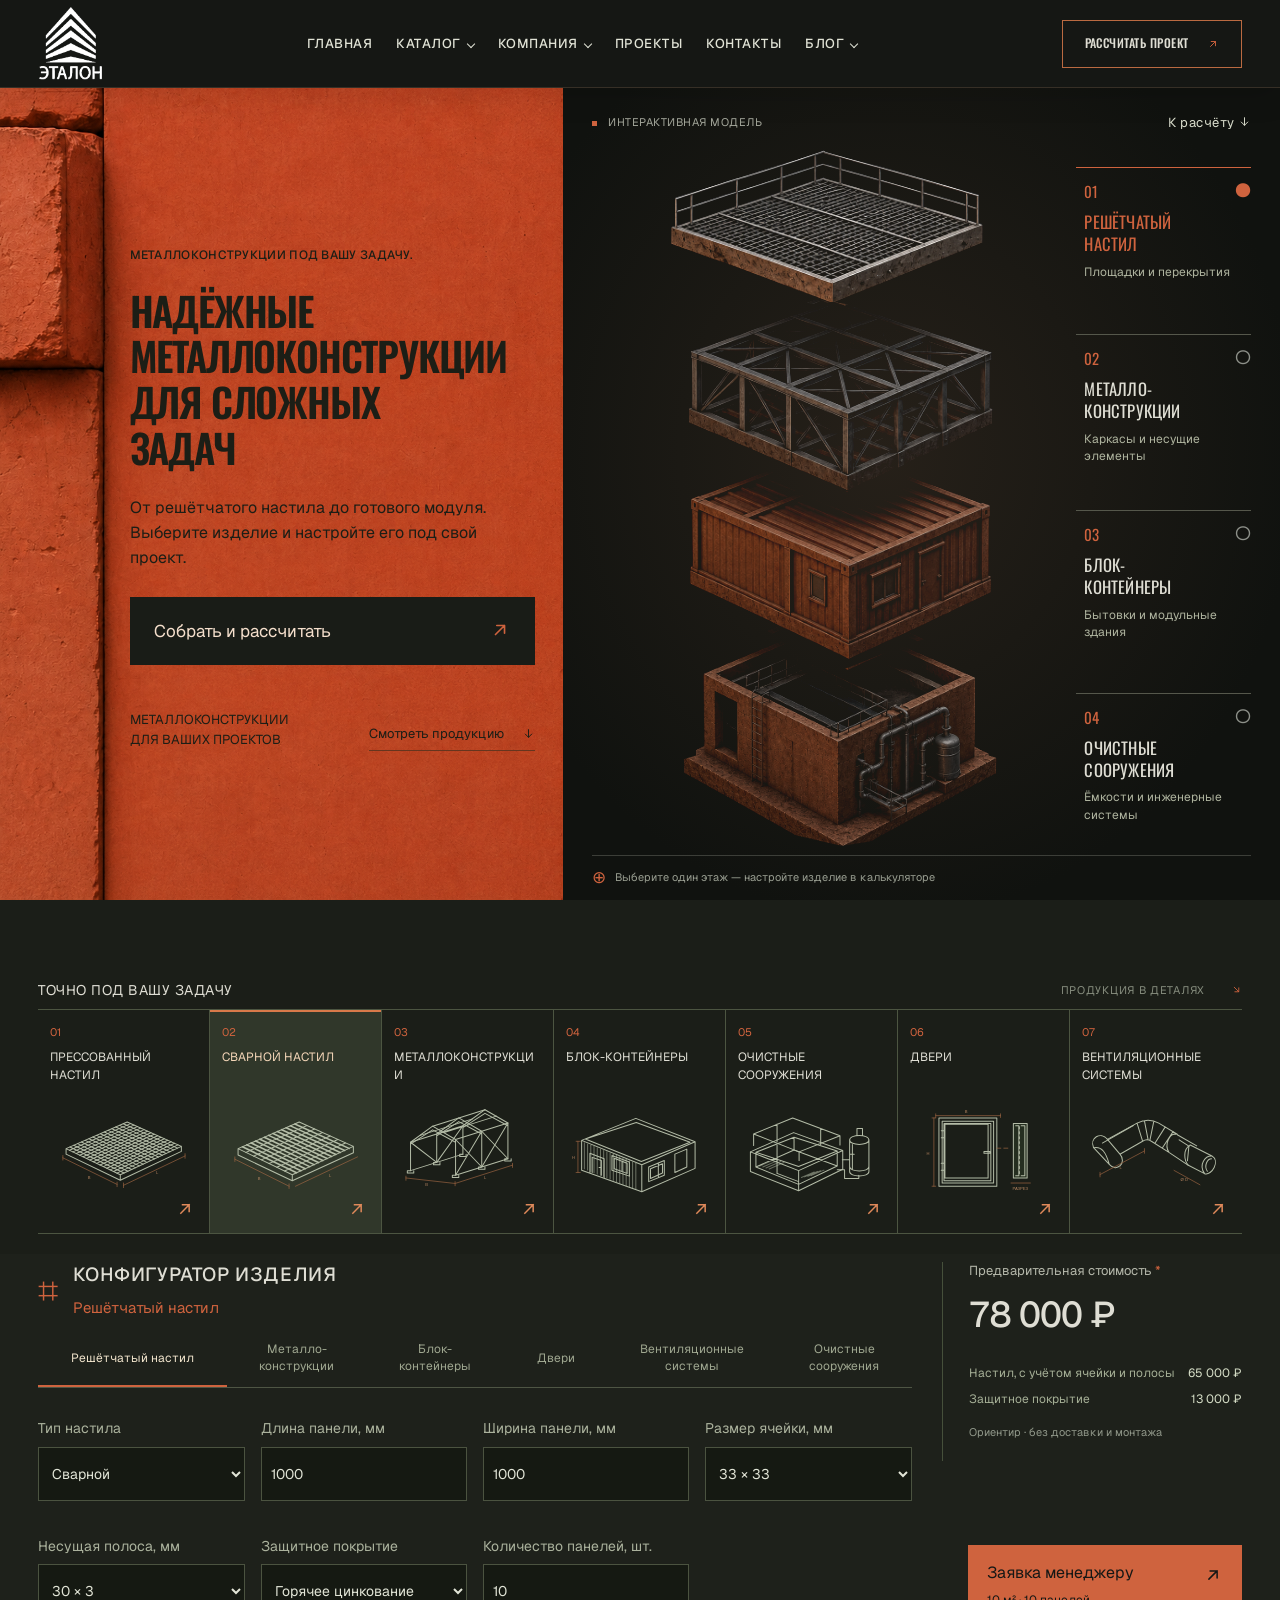
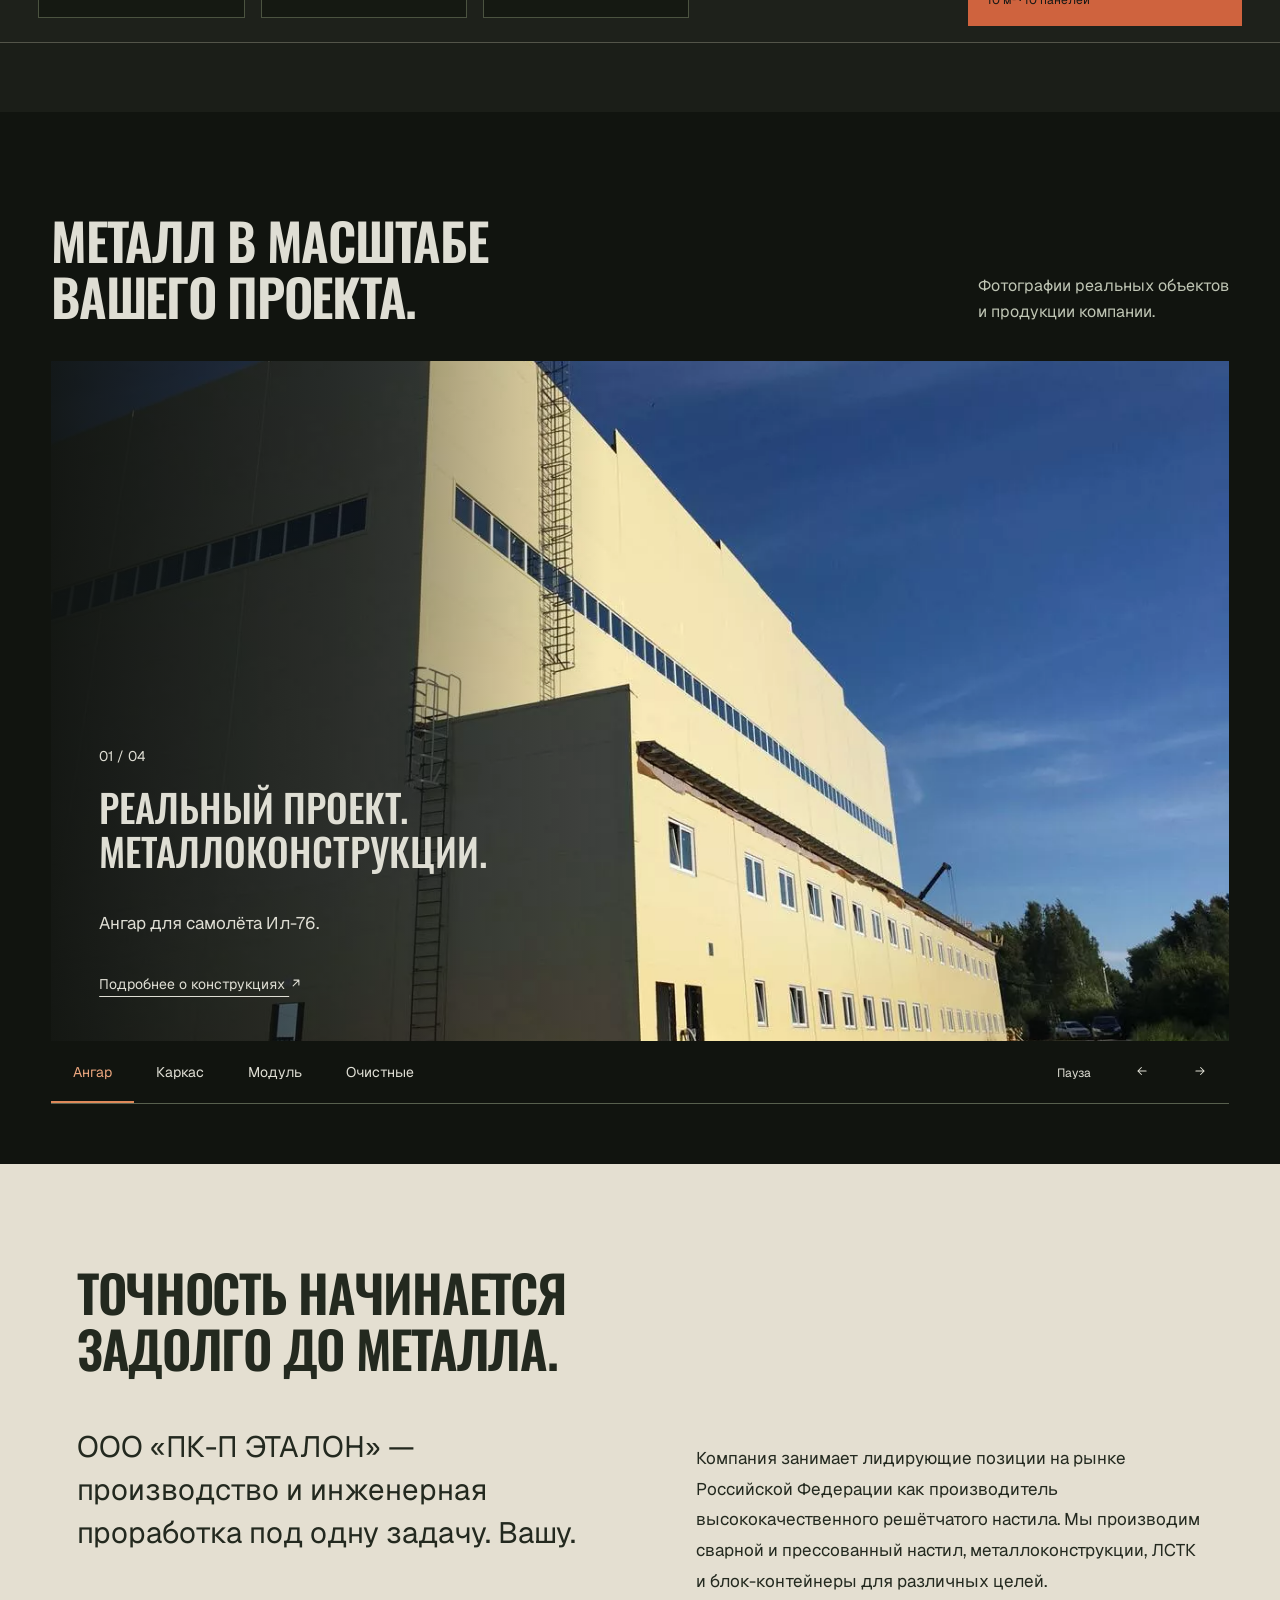
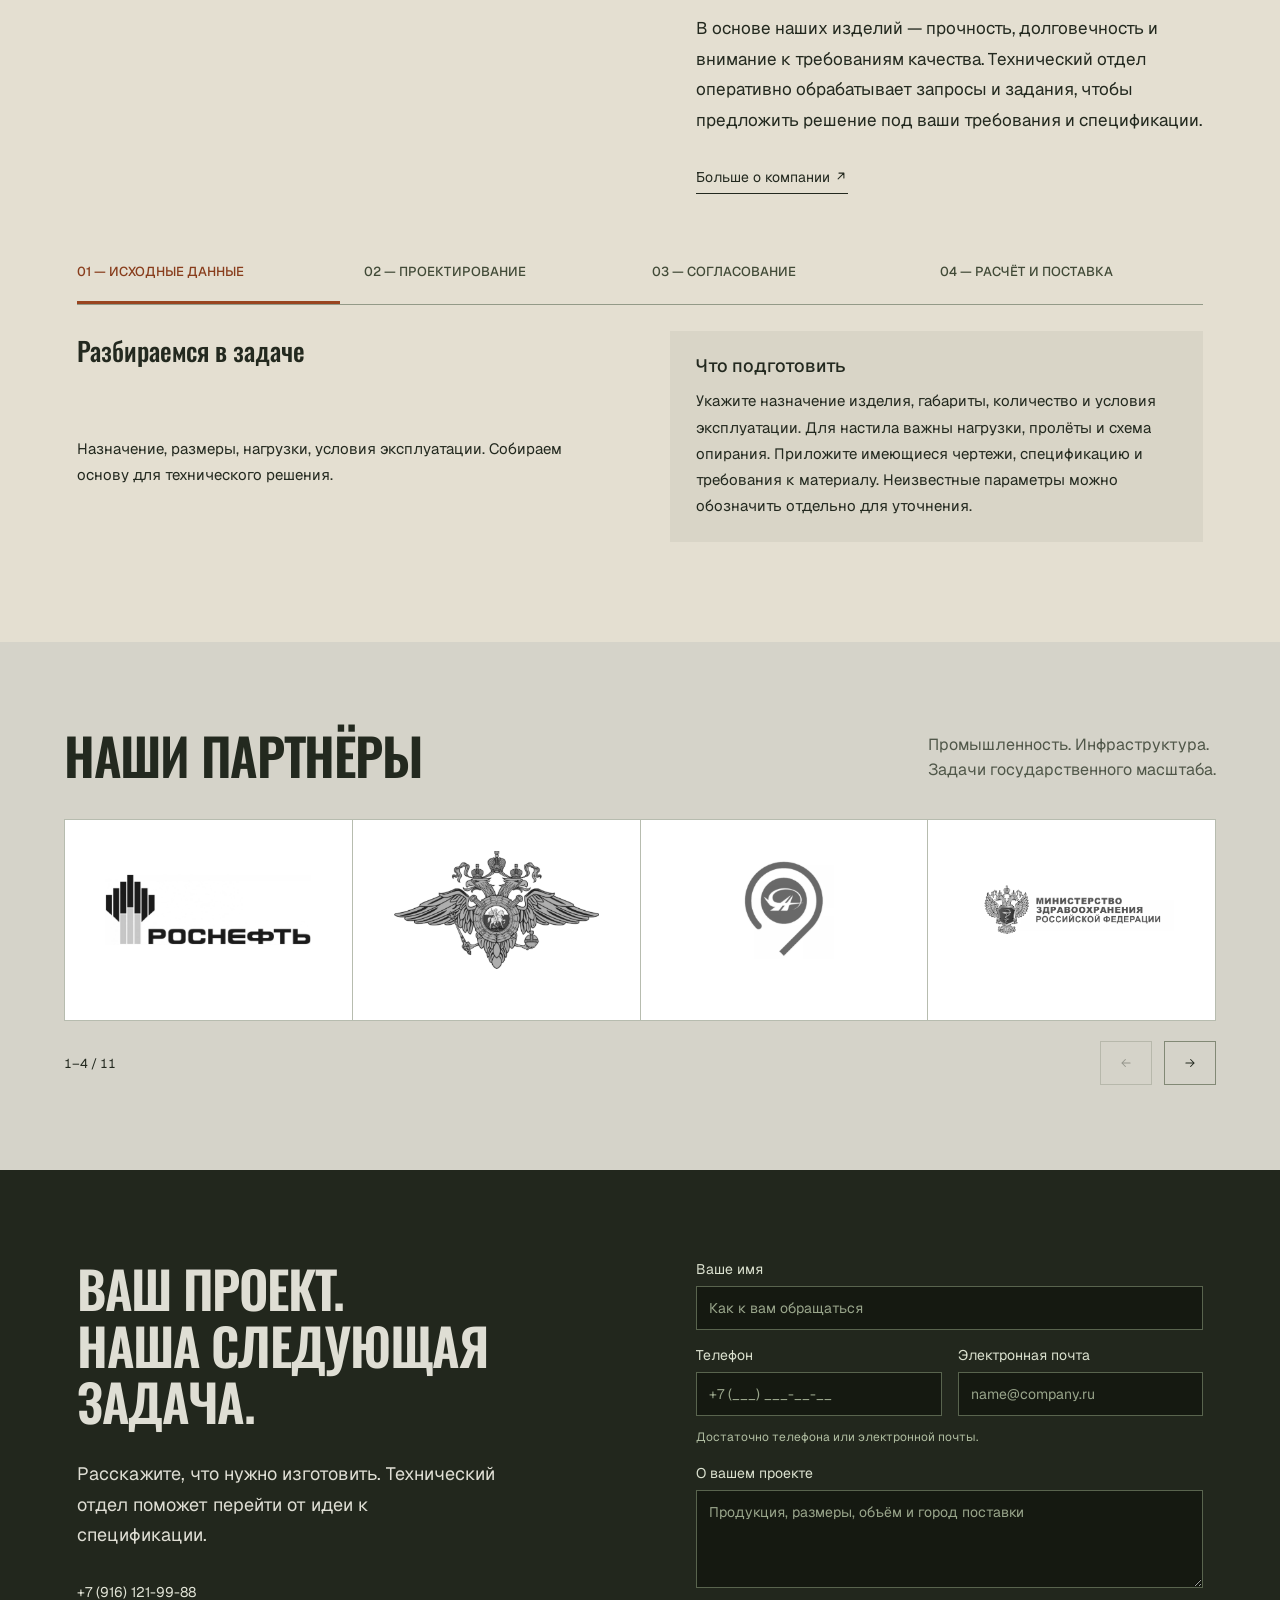
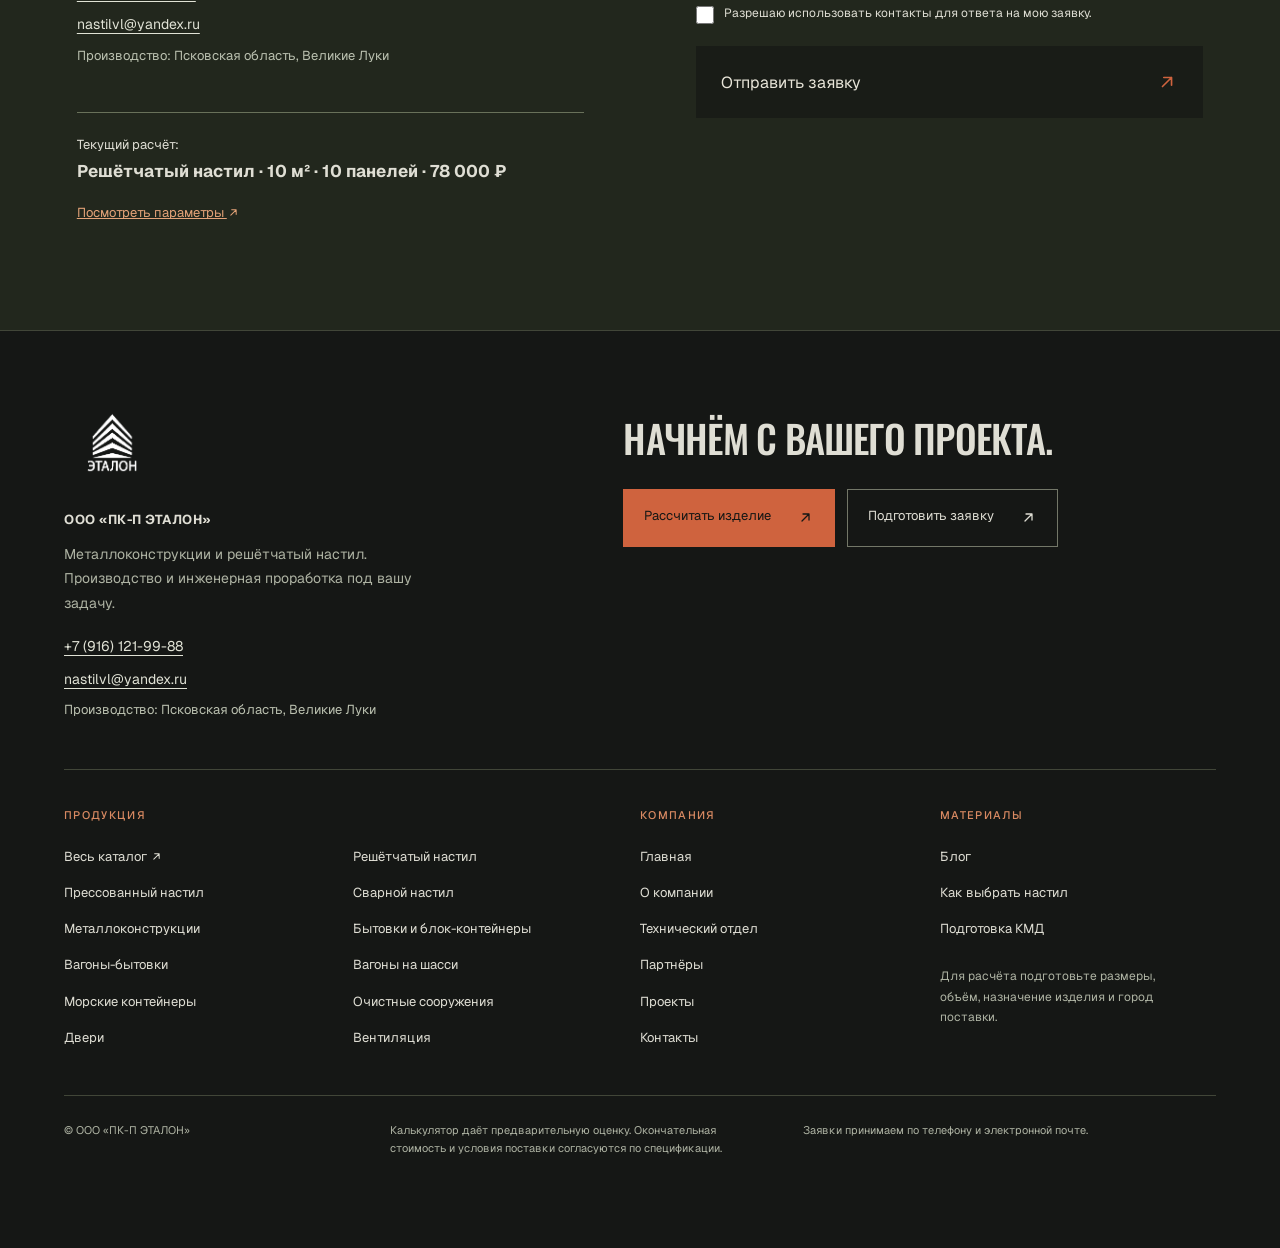
<file: index.html>
<!doctype html>
<html lang="ru">
<head>
  <meta charset="utf-8"><meta name="viewport" content="width=device-width, initial-scale=1, viewport-fit=cover">
  <meta name="theme-color" content="#ce613e"><meta name="description" content="Металлоконструкции, решётчатый настил и модульные решения. Выберите элементы конструкции и составьте предварительный расчёт.">
  <title>ЭТАЛОН — металл в основе ваших идей</title>
  <link rel="icon" href="assets/etalon-logo-blue.png" type="image/png">
  <link rel="apple-touch-icon" href="assets/etalon-logo-blue.png">
  <link rel="preconnect" href="https://fonts.googleapis.com"><link rel="preconnect" href="https://fonts.gstatic.com" crossorigin>
  <link href="https://fonts.googleapis.com/css2?family=Geist:wght@400;500;600;700&family=Oswald:wght@500;600;700&display=swap" rel="stylesheet">
  <link rel="stylesheet" href="css/styles.css"><link rel="stylesheet" href="css/refinement.css?v=brick-path-2"><link rel="stylesheet" href="css/screens.css">
  <link rel="preload" href="assets/industrial-stack-v2.png" as="image" fetchpriority="high">
  <script defer src="js/calculator.js"></script><script defer src="js/script.js?v=enquiry-2"></script>
<link rel="stylesheet" href="css/site.css?v=gallery-nav-7"><script defer src="js/enquiry.js?v=enquiry-2"></script><script defer src="js/site.js?v=enquiry-2"></script>
<link rel="stylesheet" href="css/footer.css?v=top-popup-1"></head>
<body id="page-top" class="home-page">
<a class="skip" href="#products">Перейти к продукции</a>
<header class="header">
<a class="brand" href="./" aria-label="Эталон — на главную"><span class="brand-logo"><img src="assets/etalon-logo-white.png" alt="ЭТАЛОН"></span></a>
<nav id="site-nav" aria-label="Главная навигация"><a href="./">ГЛАВНАЯ</a>
<details class="nav-dropdown"><summary>КАТАЛОГ</summary><div class="catalog-menu"><a href="page.html?slug=catalog">Вся продукция</a><details class="nav-submenu"><summary>Решётчатый настил</summary><div><a href="page.html?slug=grating">О решётчатом настиле</a><a href="page.html?slug=pressed">Прессованный настил</a><a href="page.html?slug=welded">Сварной настил</a></div></details><a href="page.html?slug=structures">Металлоконструкции</a><details class="nav-submenu"><summary>Блок-контейнеры</summary><div><a href="page.html?slug=cabins">О блок-контейнерах</a><a href="page.html?slug=site-cabins">Вагоны-бытовки</a><a href="page.html?slug=chassis-cabins">Вагоны на шасси</a><a href="page.html?slug=sea-containers">Морские контейнеры</a></div></details><a href="page.html?slug=treatment">Очистные сооружения</a><a href="page.html?slug=doors">Двери</a><a href="page.html?slug=ventilation">Вентиляция</a></div></details>
<details class="nav-dropdown"><summary>КОМПАНИЯ</summary><div><a href="page.html?slug=company">О компании</a><a href="page.html?slug=engineering">Технический отдел</a><a href="page.html?slug=partners">Партнёры</a></div></details>
<a href="page.html?slug=projects">ПРОЕКТЫ</a><a href="page.html?slug=contacts">КОНТАКТЫ</a>
<details class="nav-dropdown"><summary>БЛОГ</summary><div><a href="page.html?slug=blog">Все материалы</a><a href="page.html?slug=article-grating">Выбор настила</a><a href="page.html?slug=article-kmd">Подготовка КМД</a></div></details></nav>
<a class="header-calc" href="./#products">РАССЧИТАТЬ ПРОЕКТ <span>↗</span></a><button class="menu-toggle" aria-label="Открыть меню" aria-expanded="false" aria-controls="site-nav"><span></span><span></span></button></header>
<main>
  <section class="hero" aria-labelledby="hero-title">
    <div class="hero-copy">
      <p class="eyebrow">МЕТАЛЛОКОНСТРУКЦИИ ПОД ВАШУ ЗАДАЧУ.</p>
      <h1 id="hero-title">НАДЁЖНЫЕ<br>МЕТАЛЛО&shy;КОНСТРУКЦИИ<br>ДЛЯ СЛОЖНЫХ<br>ЗАДАЧ</h1>
      <p class="hero-description">От решётчатого настила до готового модуля. Выберите изделие и настройте его под свой проект.</p>
      <a class="primary" href="#products">Собрать и рассчитать <span>↗</span></a>
      <div class="hero-bottom"><span>МЕТАЛЛОКОНСТРУКЦИИ<br>ДЛЯ ВАШИХ ПРОЕКТОВ</span><a href="#products">Смотреть продукцию <span>↓</span></a></div>
    </div>
    <div class="hero-engineering">
      <div class="drawing-top"><span><i></i> ИНТЕРАКТИВНАЯ МОДЕЛЬ</span><a class="model-calculator-link" href="#products">К расчёту ↓</a></div>
      <div class="model" id="model">
        <div class="axis" aria-hidden="true"></div>
        <div class="stack" aria-label="Выберите части конструкции">
          <button class="layer" data-product="grating" style="--top:0%;--height:22.5%;--offset:0%" aria-pressed="false" aria-label="Выбрать решётчатый настил"><img src="assets/industrial-stack-v2.png" alt="Стальная площадка с решётчатым настилом" fetchpriority="high" draggable="false"></button>
          <button class="layer" data-product="frame" style="--top:22.5%;--height:27.5%;--offset:-22.5%" aria-pressed="false" aria-label="Выбрать металлоконструкции"><img src="assets/industrial-stack-v2.png" alt="Стальной каркас с диагональными связями" draggable="false"></button>
          <button class="layer" data-product="cabin" style="--top:50%;--height:22.8%;--offset:-50%" aria-pressed="false" aria-label="Выбрать бытовку"><img src="assets/industrial-stack-v2.png" alt="Терракотовая модульная бытовка" draggable="false"></button>
          <button class="layer" data-product="water" style="--top:72.8%;--height:27.2%;--offset:-72.8%" aria-pressed="false" aria-label="Выбрать очистное сооружение"><img src="assets/industrial-stack-v2.png" alt="Очистной бассейн с трубами и резервуаром" draggable="false"></button>
        </div>
        <div class="model-labels">
          <button data-product="grating" aria-pressed="false"><span class="part-num">01</span><strong>РЕШЁТЧАТЫЙ<br>НАСТИЛ</strong><small>Площадки и перекрытия</small><span class="part-add">+</span></button>
          <button data-product="frame" aria-pressed="false"><span class="part-num">02</span><strong>МЕТАЛЛО-<br>КОНСТРУКЦИИ</strong><small>Каркасы и несущие элементы</small><span class="part-add">+</span></button>
          <button data-product="cabin" aria-pressed="false"><span class="part-num">03</span><strong>БЛОК-<br>КОНТЕЙНЕРЫ</strong><small>Бытовки и модульные здания</small><span class="part-add">+</span></button>
          <button data-product="water" aria-pressed="false"><span class="part-num">04</span><strong>ОЧИСТНЫЕ<br>СООРУЖЕНИЯ</strong><small>Ёмкости и инженерные системы</small><span class="part-add">+</span></button>
        </div>
      </div>
      <div class="model-caption"><span class="crosshair">⊕</span> Выберите один этаж — настройте изделие в калькуляторе <span class="caption-end">ИЗОМЕТРИЯ / 01</span></div>
    </div>
  </section>
  <section class="calculation-screen" aria-label="Продукция и калькулятор">
  <section class="products" id="products" aria-labelledby="products-title"><div class="section-line"><h2 id="products-title">ТОЧНО ПОД ВАШУ ЗАДАЧУ</h2><span>ПРОДУКЦИЯ В ДЕТАЛЯХ <span>↘</span></span></div><div class="product-grid" id="product-grid"></div></section>
    <div class="calculator" id="calculator">
      <div class="calc-heading"><span class="calc-icon">⌗</span><div><h2>КОНФИГУРАТОР ИЗДЕЛИЯ</h2><p id="selection-summary">Решётчатый настил</p></div></div>
      <div class="calc-tabs" role="group" aria-label="Категория расчёта"></div><form class="calc-editor" id="calc-editor" novalidate></form>
      <div class="calc-total"><small>Предварительная стоимость <span title="Расчётный ориентир, не коммерческое предложение">*</span></small><strong id="total" aria-live="polite">0 ₽</strong><div id="calc-breakdown"></div><p id="calc-error" role="status"></p><span>Ориентир · без доставки и монтажа</span></div>
      <button class="calc-next" id="view-order">Заявка менеджеру <span>↗</span><small id="order-count">Только выбранное изделие</small></button>
    </div>
  </section>
<section class="showcase" aria-labelledby="showcase-title"><div class="wide-heading"><h2 id="showcase-title">МЕТАЛЛ В МАСШТАБЕ<br>ВАШЕГО ПРОЕКТА.</h2><p>Фотографии реальных объектов<br>и продукции компании.</p></div><div class="showcase-stage" tabindex="0" aria-label="Галерея реальных объектов. Переключайте стрелками клавиатуры"><img id="showcase-image" src="assets/photos/archive/photo_5211182003645441088_y.jpg" width="1536" height="1024" alt="Ангар для самолёта Ил-76" loading="eager" fetchpriority="high"><div class="showcase-copy"><span id="slide-count">01 / 04</span><h3 id="slide-title">РЕАЛЬНЫЙ ПРОЕКТ.<br>МЕТАЛЛОКОНСТРУКЦИИ.</h3><p id="slide-text">Ангар для самолёта Ил-76.</p><a id="slide-link" href="page.html?slug=structures">Подробнее о конструкциях ↗</a></div></div><div class="showcase-controls"><div class="slide-tabs" role="group" aria-label="Выбрать применение"><button data-slide="0" aria-pressed="true">Ангар</button><button data-slide="1" aria-pressed="false">Каркас</button><button data-slide="2" aria-pressed="false">Модуль</button><button data-slide="3" aria-pressed="false">Очистные</button></div><div><button id="slide-prev" aria-label="Предыдущее изображение">←</button><button id="slide-next" aria-label="Следующее изображение">→</button></div></div></section>
<section class="company-section" id="approach"><h2>ТОЧНОСТЬ НАЧИНАЕТСЯ<br>ЗАДОЛГО ДО МЕТАЛЛА.</h2><div class="company-columns"><p class="company-lead">ООО «ПК-П ЭТАЛОН» — производство и инженерная проработка под одну задачу. Вашу.</p><div><p>Компания занимает лидирующие позиции на рынке Российской Федерации как производитель высококачественного решётчатого настила. Мы производим сварной и прессованный настил, металлоконструкции, ЛСТК и блок-контейнеры для различных целей.</p><p>В основе наших изделий — прочность, долговечность и внимание к требованиям качества. Технический отдел оперативно обрабатывает запросы и задания, чтобы предложить решение под ваши требования и спецификации.</p><a href="page.html?slug=company">Больше о компании ↗</a></div></div><div class="engineering-flow"><article><span>01 — ИСХОДНЫЕ ДАННЫЕ</span><h3>Разбираемся в задаче</h3><p>Назначение, размеры, нагрузки, условия эксплуатации. Собираем основу для технического решения.</p></article><article><span>02 — ПРОЕКТИРОВАНИЕ</span><h3>Продумываем детали</h3><p>Индивидуальные чертежи, раскладка настила на несущих конструкциях и деталировка КМД.</p></article><article><span>03 — СОГЛАСОВАНИЕ</span><h3>Фиксируем спецификацию</h3><p>Состав изделия, покрытие и комплектация — чтобы результат соответствовал вашему проекту.</p></article><article><span>04 — РАСЧЁТ И ПОСТАВКА</span><h3>Уточняем условия заказа</h3><p>Переходим от согласованной спецификации к обсуждению стоимости, состава поставки и условий получения продукции.</p></article></div></section>
<section class="partners-section"><div class="wide-heading"><h2>НАШИ ПАРТНЁРЫ</h2><p>Промышленность. Инфраструктура.<br>Задачи государственного масштаба.</p></div><div class="partners-grid" data-partners></div></section>
<section class="contact-section" id="request"><div class="contact-intro"><h2>ВАШ ПРОЕКТ.<br>НАША СЛЕДУЮЩАЯ<br>ЗАДАЧА.</h2><p>Расскажите, что нужно изготовить. Технический отдел поможет перейти от идеи к спецификации.</p><div class="published-contacts"><a href="tel:+79161219988">+7 (916) 121-99-88</a><a href="mailto:nastilvl@yandex.ru">nastilvl@yandex.ru</a><span>Производство: Псковская область, Великие Луки</span></div><div class="contact-selection">Текущий расчёт: <strong id="contact-product">Индивидуальный запрос</strong><button id="footer-order" type="button">Посмотреть параметры ↗</button></div></div>
<form data-contact-form><label class="lead-field">Ваше имя<input name="name" required minlength="2" maxlength="80" autocomplete="name" placeholder="Как к вам обращаться"></label><div class="lead-contact"><label class="lead-field">Телефон<input name="phone" type="tel" maxlength="30" autocomplete="tel" placeholder="+7 (___) ___-__-__"></label><label class="lead-field">Электронная почта<input name="email" type="email" maxlength="120" autocomplete="email" placeholder="name@company.ru"></label></div><p class="contact-help">Достаточно телефона или электронной почты.</p><label class="lead-field">О вашем проекте<textarea name="comment" maxlength="2000" rows="4" placeholder="Продукция, размеры, объём и город поставки"></textarea></label><label class="consent"><input type="checkbox" name="consent" required><span>Разрешаю использовать контакты для ответа на мою заявку.</span></label><button class="primary" type="submit">Отправить заявку <span>↗</span></button><p class="contact-status" role="status"></p></form></section>
</main>
<footer class="site-footer">
  <div class="footer-top">
    <div class="footer-identity"><a href="./" class="footer-logo" aria-label="Эталон — на главную"><img src="assets/etalon-logo-white.png" alt="ЭТАЛОН" width="96" height="96" loading="lazy"></a><strong>ООО «ПК-П ЭТАЛОН»</strong><p>Металлоконструкции и решётчатый настил.<br>Производство и инженерная проработка под вашу задачу.</p><div class="published-contacts"><a href="tel:+79161219988">+7 (916) 121-99-88</a><a href="mailto:nastilvl@yandex.ru">nastilvl@yandex.ru</a><span>Производство: Псковская область, Великие Луки</span></div></div>
    <div class="footer-project"><h2>НАЧНЁМ С ВАШЕГО ПРОЕКТА.</h2><div class="footer-actions"><a href="./#products">Рассчитать изделие <span aria-hidden="true">↗</span></a><a href="#request">Подготовить заявку <span aria-hidden="true">↗</span></a></div></div>
  </div>
  <div class="footer-directory">
    <nav class="footer-nav footer-catalog" aria-label="Продукция в подвале"><h3>Продукция</h3><ul><li><a href="page.html?slug=catalog">Весь каталог ↗</a></li><li><a href="page.html?slug=grating">Решётчатый настил</a></li><li><a href="page.html?slug=pressed">Прессованный настил</a></li><li><a href="page.html?slug=welded">Сварной настил</a></li><li><a href="page.html?slug=structures">Металлоконструкции</a></li><li><a href="page.html?slug=cabins">Бытовки и блок-контейнеры</a></li><li><a href="page.html?slug=site-cabins">Вагоны-бытовки</a></li><li><a href="page.html?slug=chassis-cabins">Вагоны на шасси</a></li><li><a href="page.html?slug=sea-containers">Морские контейнеры</a></li><li><a href="page.html?slug=treatment">Очистные сооружения</a></li><li><a href="page.html?slug=doors">Двери</a></li><li><a href="page.html?slug=ventilation">Вентиляция</a></li></ul></nav>
    <nav class="footer-nav" aria-label="Компания в подвале"><h3>Компания</h3><ul><li><a href="./">Главная</a></li><li><a href="page.html?slug=company">О компании</a></li><li><a href="page.html?slug=engineering">Технический отдел</a></li><li><a href="page.html?slug=partners">Партнёры</a></li><li><a href="page.html?slug=projects">Проекты</a></li><li><a href="page.html?slug=contacts">Контакты</a></li></ul></nav>
    <nav class="footer-nav" aria-label="Материалы в подвале"><h3>Материалы</h3><ul><li><a href="page.html?slug=blog">Блог</a></li><li><a href="page.html?slug=article-grating">Как выбрать настил</a></li><li><a href="page.html?slug=article-kmd">Подготовка КМД</a></li></ul><p class="footer-request-help">Для расчёта подготовьте размеры, объём, назначение изделия и город поставки.</p></nav>
  </div>
  <div class="footer-bottom"><p>© ООО «ПК-П ЭТАЛОН»</p><p>Калькулятор даёт предварительную оценку. Окончательная стоимость и условия поставки согласуются по спецификации.</p><p>Заявки принимаем по телефону и электронной почте.</p><a class="back-to-top" href="#page-top" aria-label="Вернуться в начало страницы">Наверх <span aria-hidden="true">↑</span></a></div>
</footer>

<dialog id="order-dialog" aria-labelledby="order-title">
  <div class="dialog-top"><span class="dialog-label">ВАШ ПРОЕКТ</span><button class="close-dialog" aria-label="Закрыть">×</button></div>
  <h2 id="order-title">Заявка менеджеру</h2>
  <p class="request-help">Оставьте контакты — параметры выбранного изделия уже добавлены.</p>
  <details class="request-spec"><summary id="request-product">Параметры изделия</summary><div id="order-items"></div><p class="order-total">Ориентир <strong id="dialog-total"></strong></p></details>
  <form id="lead-form">
    <label class="lead-field">Ваше имя<input name="name" autocomplete="name" required minlength="2" maxlength="80" placeholder="Как к вам обращаться"></label>
    <div class="lead-contact"><label class="lead-field">Телефон<input name="phone" type="tel" autocomplete="tel" maxlength="30" placeholder="+7 (___) ___-__-__"></label><label class="lead-field">Электронная почта<input name="email" type="email" autocomplete="email" maxlength="120" placeholder="name@company.ru"></label></div>
    <p class="contact-help">Укажите телефон или электронную почту для связи.</p>
    <label class="lead-field">Комментарий к проекту<textarea name="comment" rows="3" maxlength="2000" placeholder="Назначение, сроки, город поставки"></textarea></label>
    <label class="consent"><input name="consent" type="checkbox" required> <span>Разрешаю использовать указанные контакты для ответа на эту заявку.</span></label>
    
    <p id="lead-status" role="status" aria-live="polite"></p>
    <button class="primary" type="submit">Отправить заявку <span>↗</span></button>
  </form>
</dialog>
<noscript><p class="noscript">Для интерактивной модели и калькулятора включите JavaScript.</p></noscript>
<link rel="stylesheet" href="css/interaction-fixes.css"><script src="js/icons.js"></script>
</body></html>
</file>
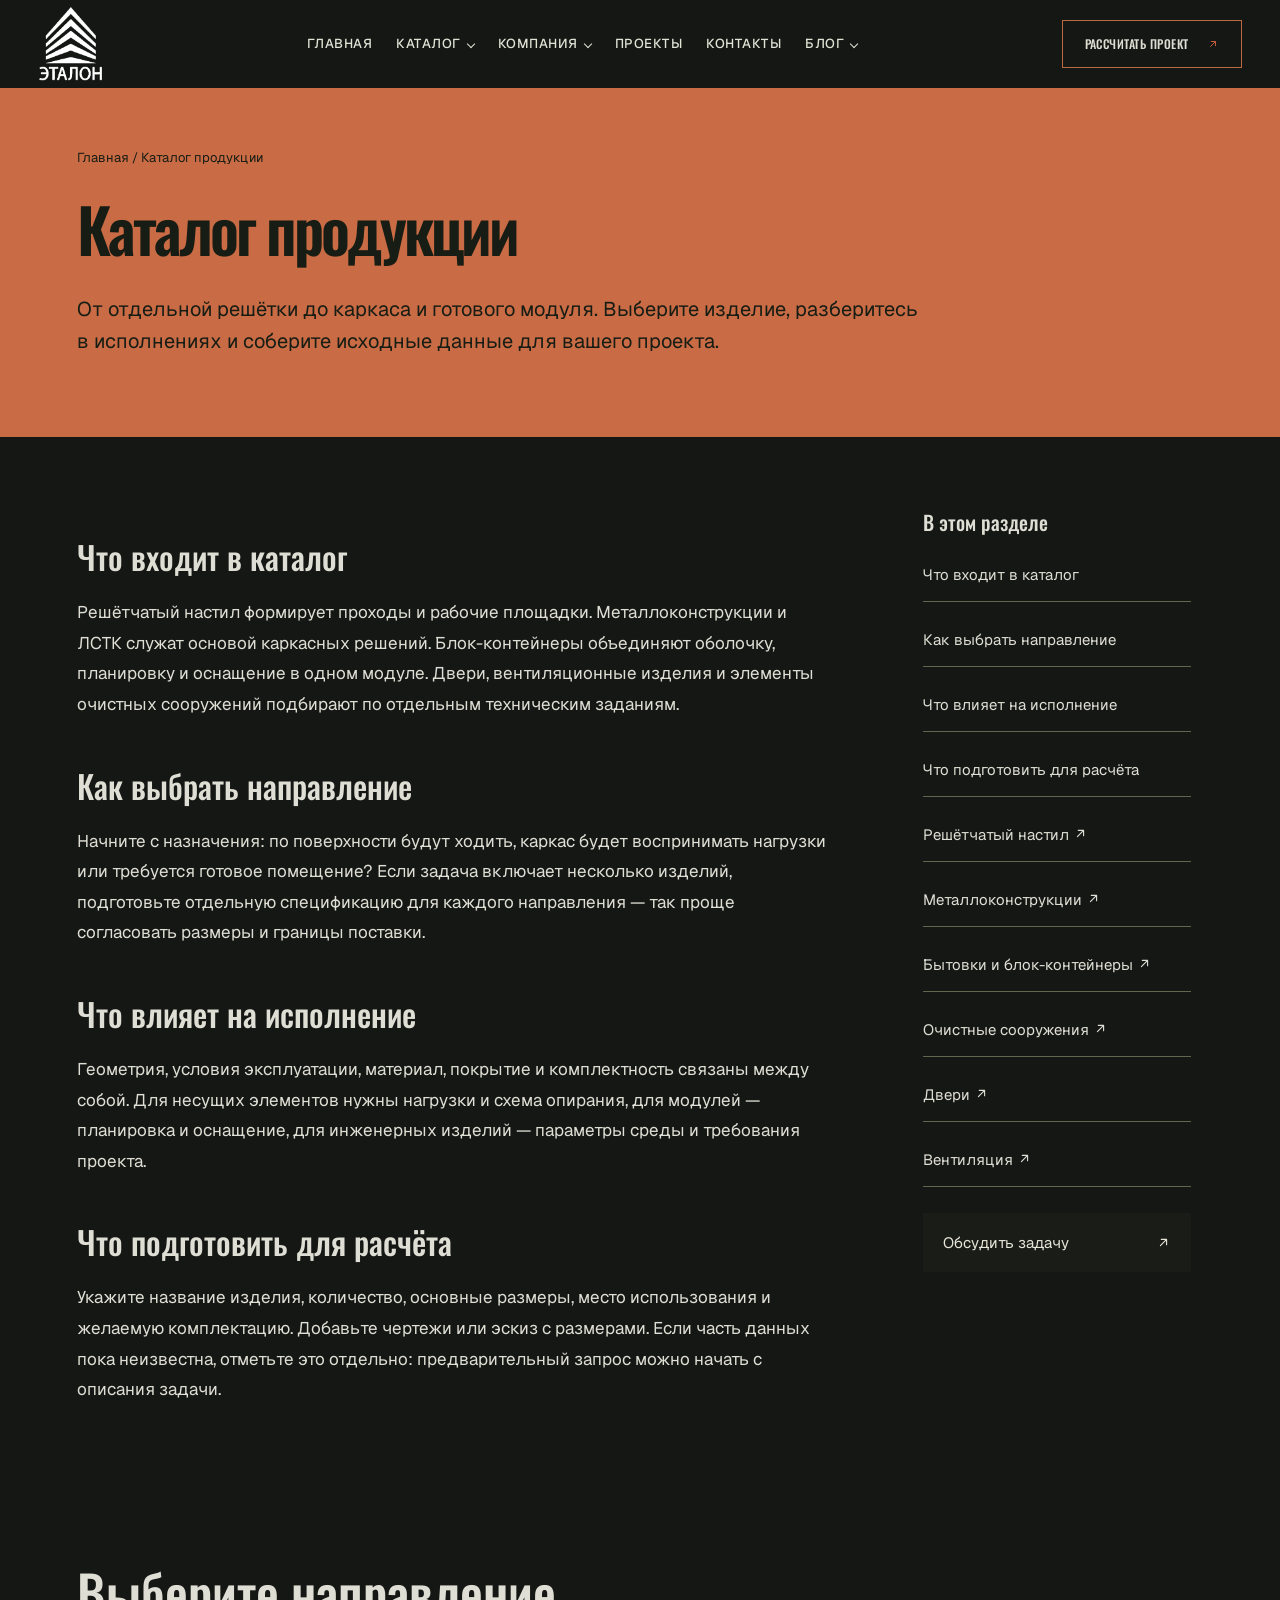
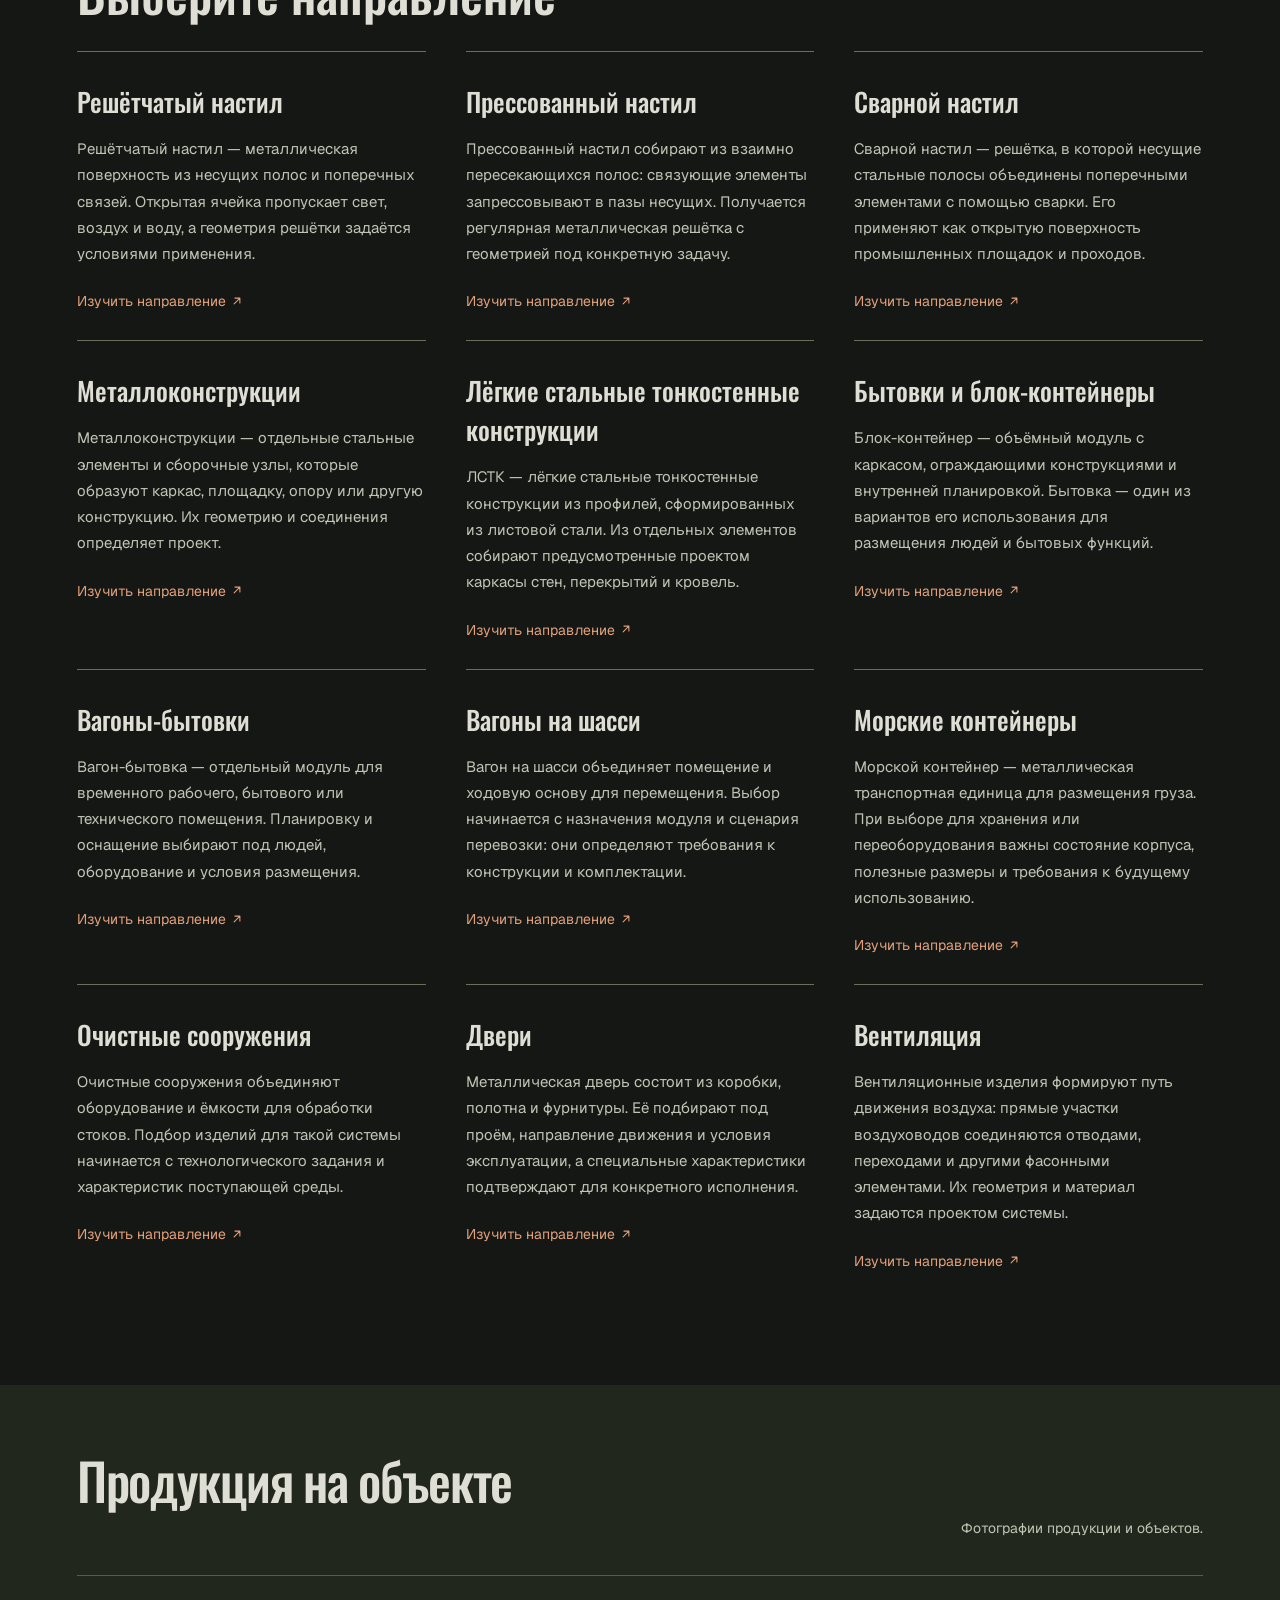
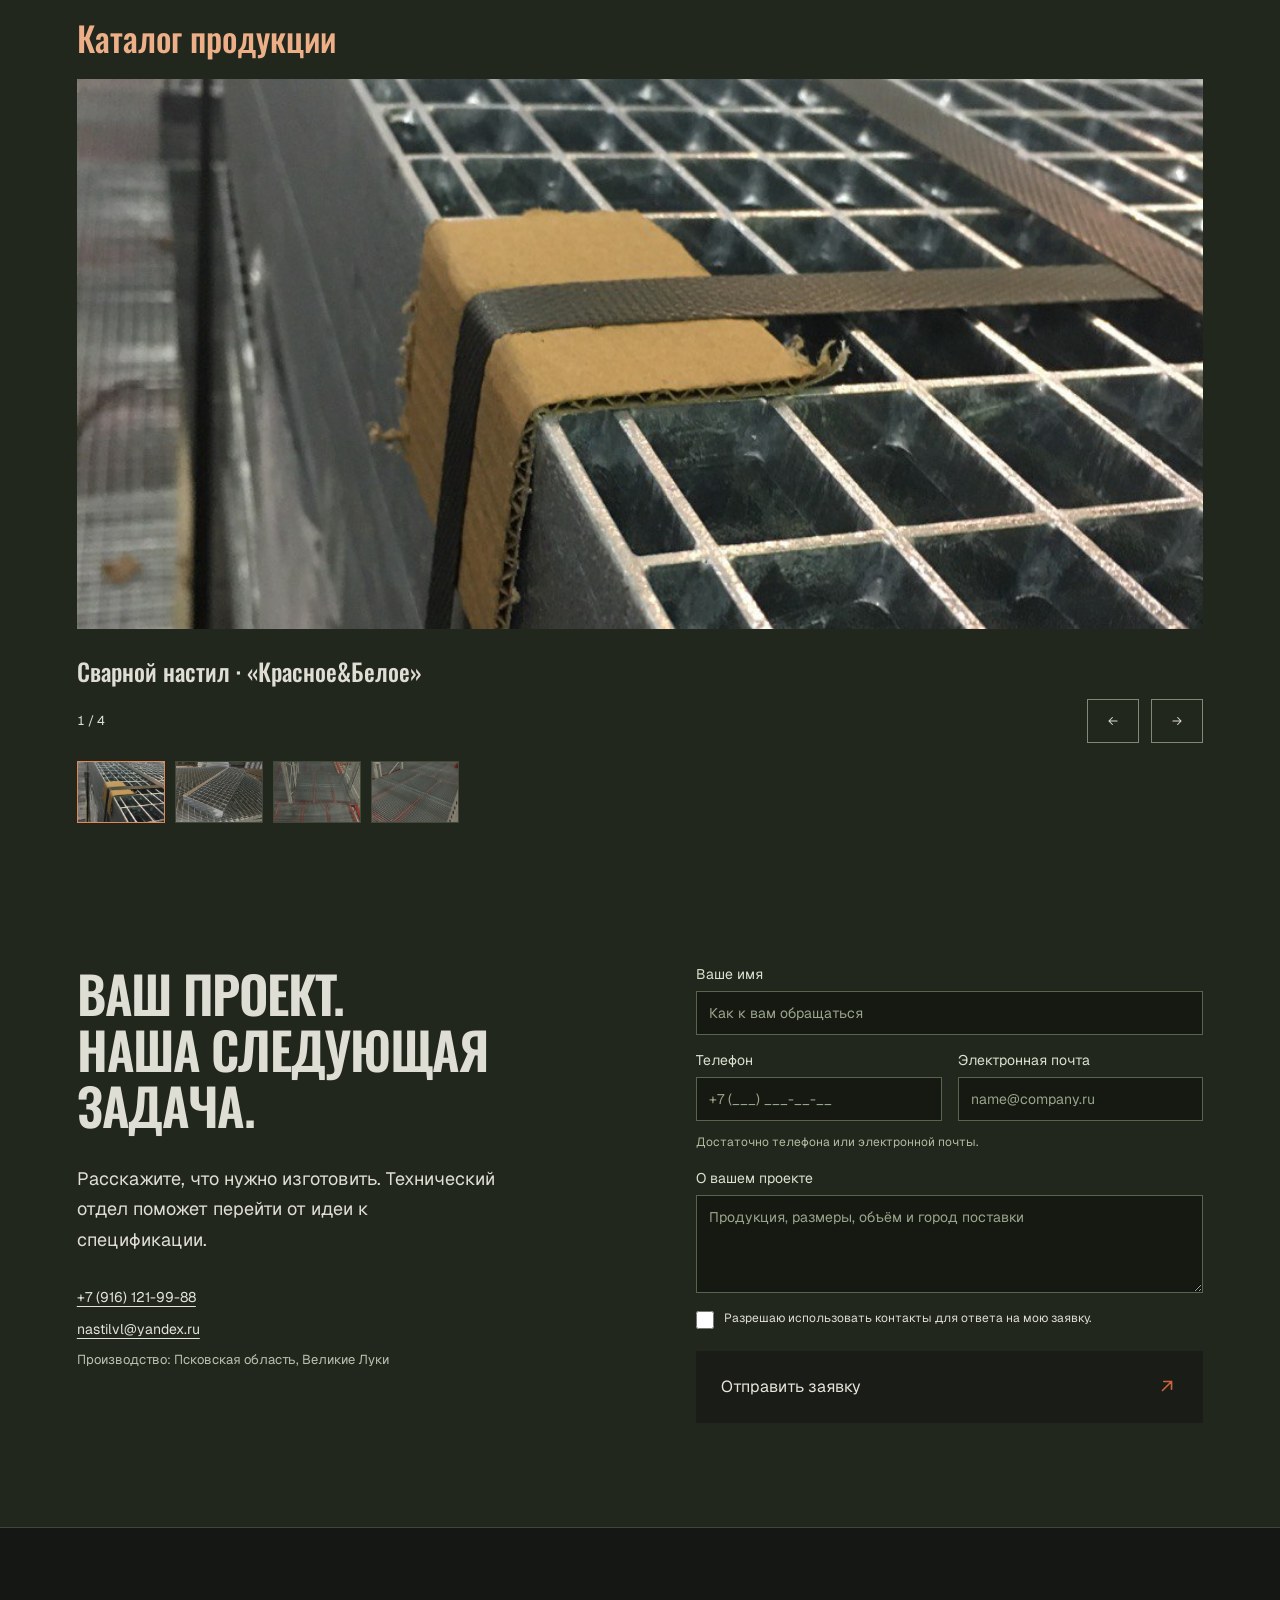
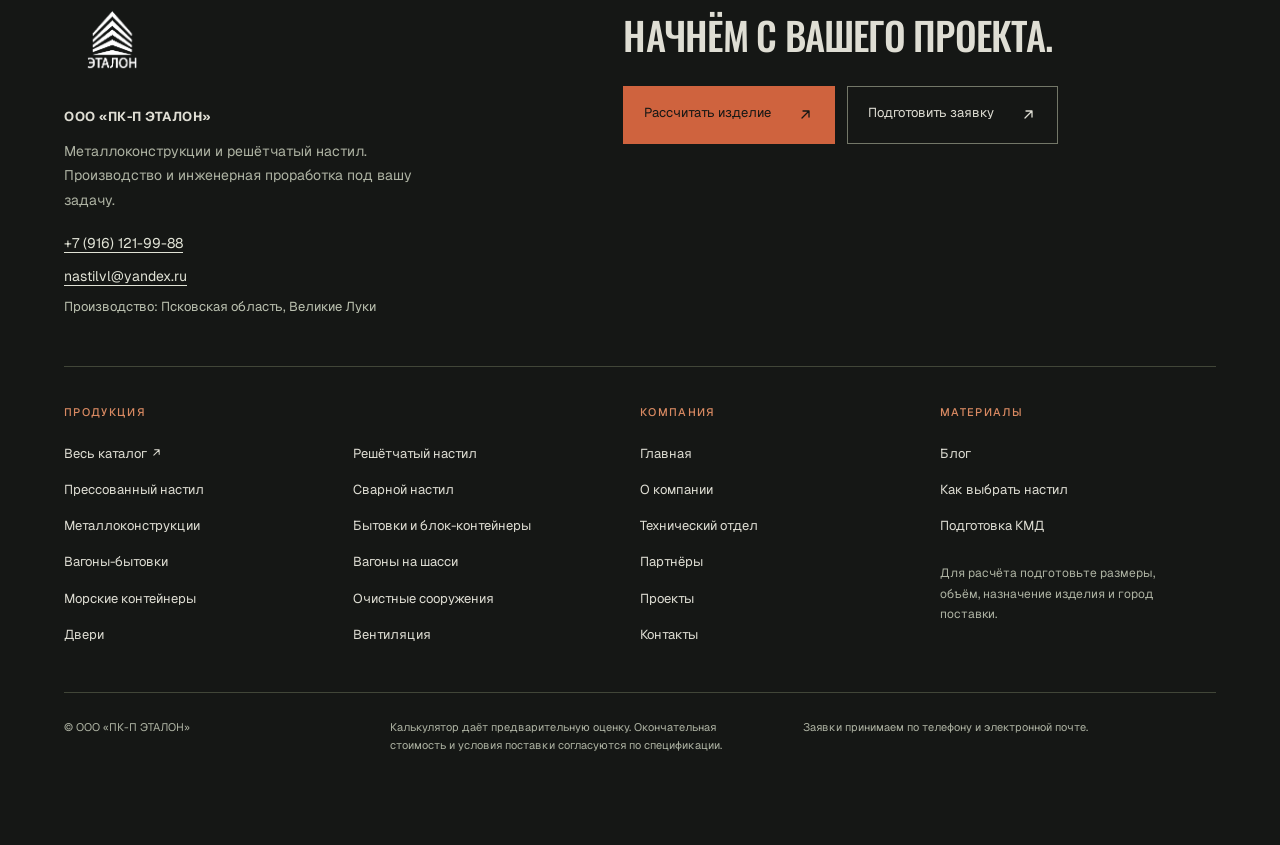
<file: page.html>
<!doctype html><html lang="ru"><head><meta charset="utf-8"><meta name="viewport" content="width=device-width, initial-scale=1, viewport-fit=cover"><title>ЭТАЛОН</title><link rel="icon" href="assets/etalon-logo-blue.png" type="image/png"><link rel="apple-touch-icon" href="assets/etalon-logo-blue.png"><link href="https://fonts.googleapis.com/css2?family=Geist:wght@400;500;600;700&family=Oswald:wght@500;600;700&display=swap" rel="stylesheet"><link rel="stylesheet" href="css/styles.css"><link rel="stylesheet" href="css/screens.css"><link rel="stylesheet" href="css/site.css?v=gallery-nav-7"><script defer src="js/pages-data.js"></script><script defer src="js/catalog/catalog-content.js"></script><script defer src="js/catalog/container-content.js"></script><script defer src="js/catalog/blog-content.js"></script><script defer src="js/project-archive.js?v=archive-2"></script><script defer src="js/special-galleries.js?v=special-1"></script><script defer src="js/page-media.js?v=real-photos-3"></script><script defer src="js/page.js?v=gallery-nav-7"></script><script defer src="js/enquiry.js?v=enquiry-2"></script><script defer src="js/site.js?v=enquiry-2"></script><link rel="stylesheet" href="css/footer.css?v=top-popup-1"><link rel="stylesheet" href="css/inner-pages.css?v=gallery-nav-7"></head><body class="inner-page"><a class="skip" href="#page-content">К содержанию</a><header class="header">
<a class="brand" href="./" aria-label="Эталон — на главную"><span class="brand-logo"><img src="assets/etalon-logo-white.png" alt="ЭТАЛОН"></span></a>
<nav id="site-nav" aria-label="Главная навигация"><a href="./">ГЛАВНАЯ</a>
<details class="nav-dropdown"><summary>КАТАЛОГ</summary><div class="catalog-menu"><a href="page.html?slug=catalog">Вся продукция</a><details class="nav-submenu"><summary>Решётчатый настил</summary><div><a href="page.html?slug=grating">О решётчатом настиле</a><a href="page.html?slug=pressed">Прессованный настил</a><a href="page.html?slug=welded">Сварной настил</a></div></details><a href="page.html?slug=structures">Металлоконструкции</a><details class="nav-submenu"><summary>Блок-контейнеры</summary><div><a href="page.html?slug=cabins">О блок-контейнерах</a><a href="page.html?slug=site-cabins">Вагоны-бытовки</a><a href="page.html?slug=chassis-cabins">Вагоны на шасси</a><a href="page.html?slug=sea-containers">Морские контейнеры</a></div></details><a href="page.html?slug=treatment">Очистные сооружения</a><a href="page.html?slug=doors">Двери</a><a href="page.html?slug=ventilation">Вентиляция</a></div></details>
<details class="nav-dropdown"><summary>КОМПАНИЯ</summary><div><a href="page.html?slug=company">О компании</a><a href="page.html?slug=engineering">Технический отдел</a><a href="page.html?slug=partners">Партнёры</a></div></details>
<a href="page.html?slug=projects">ПРОЕКТЫ</a><a href="page.html?slug=contacts">КОНТАКТЫ</a>
<details class="nav-dropdown"><summary>БЛОГ</summary><div><a href="page.html?slug=blog">Все материалы</a><a href="page.html?slug=article-grating">Выбор настила</a><a href="page.html?slug=article-kmd">Подготовка КМД</a></div></details></nav>
<a class="header-calc" href="./#products">РАССЧИТАТЬ ПРОЕКТ <span>↗</span></a><button class="menu-toggle" aria-label="Открыть меню" aria-expanded="false" aria-controls="site-nav"><span></span><span></span></button></header><main><section class="page-intro"><a href="./">Главная</a><span> / </span><span id="breadcrumb"></span><h1 id="page-title"></h1><p id="page-lead"></p></section><section class="page-content" id="page-content"><div id="page-body"></div><aside id="page-aside"></aside></section><section class="partners-section" id="page-partners" hidden><h2>Наши партнёры</h2><div class="partners-grid" data-partners></div></section><section class="contact-section" id="request"><div class="contact-intro"><h2>ВАШ ПРОЕКТ.<br>НАША СЛЕДУЮЩАЯ<br>ЗАДАЧА.</h2><p>Расскажите, что нужно изготовить. Технический отдел поможет перейти от идеи к спецификации.</p><div class="published-contacts"><a href="tel:+79161219988">+7 (916) 121-99-88</a><a href="mailto:nastilvl@yandex.ru">nastilvl@yandex.ru</a><span>Производство: Псковская область, Великие Луки</span></div><div class="contact-selection">Текущий расчёт: <strong id="contact-product">Индивидуальный запрос</strong><button id="footer-order" type="button">Посмотреть параметры ↗</button></div></div>
<form data-contact-form><label class="lead-field">Ваше имя<input name="name" required minlength="2" maxlength="80" autocomplete="name" placeholder="Как к вам обращаться"></label><div class="lead-contact"><label class="lead-field">Телефон<input name="phone" type="tel" maxlength="30" autocomplete="tel" placeholder="+7 (___) ___-__-__"></label><label class="lead-field">Электронная почта<input name="email" type="email" maxlength="120" autocomplete="email" placeholder="name@company.ru"></label></div><p class="contact-help">Достаточно телефона или электронной почты.</p><label class="lead-field">О вашем проекте<textarea name="comment" maxlength="2000" rows="4" placeholder="Продукция, размеры, объём и город поставки"></textarea></label><label class="consent"><input type="checkbox" name="consent" required><span>Разрешаю использовать контакты для ответа на мою заявку.</span></label><button class="primary" type="submit">Отправить заявку <span>↗</span></button><p class="contact-status" role="status"></p></form></section></main><footer class="site-footer">
  <div class="footer-top">
    <div class="footer-identity"><a href="./" class="footer-logo" aria-label="Эталон — на главную"><img src="assets/etalon-logo-white.png" alt="ЭТАЛОН" width="96" height="96" loading="lazy"></a><strong>ООО «ПК-П ЭТАЛОН»</strong><p>Металлоконструкции и решётчатый настил.<br>Производство и инженерная проработка под вашу задачу.</p><div class="published-contacts"><a href="tel:+79161219988">+7 (916) 121-99-88</a><a href="mailto:nastilvl@yandex.ru">nastilvl@yandex.ru</a><span>Производство: Псковская область, Великие Луки</span></div></div>
    <div class="footer-project"><h2>НАЧНЁМ С ВАШЕГО ПРОЕКТА.</h2><div class="footer-actions"><a href="./#products">Рассчитать изделие <span aria-hidden="true">↗</span></a><a href="#request">Подготовить заявку <span aria-hidden="true">↗</span></a></div></div>
  </div>
  <div class="footer-directory">
    <nav class="footer-nav footer-catalog" aria-label="Продукция в подвале"><h3>Продукция</h3><ul><li><a href="page.html?slug=catalog">Весь каталог ↗</a></li><li><a href="page.html?slug=grating">Решётчатый настил</a></li><li><a href="page.html?slug=pressed">Прессованный настил</a></li><li><a href="page.html?slug=welded">Сварной настил</a></li><li><a href="page.html?slug=structures">Металлоконструкции</a></li><li><a href="page.html?slug=cabins">Бытовки и блок-контейнеры</a></li><li><a href="page.html?slug=site-cabins">Вагоны-бытовки</a></li><li><a href="page.html?slug=chassis-cabins">Вагоны на шасси</a></li><li><a href="page.html?slug=sea-containers">Морские контейнеры</a></li><li><a href="page.html?slug=treatment">Очистные сооружения</a></li><li><a href="page.html?slug=doors">Двери</a></li><li><a href="page.html?slug=ventilation">Вентиляция</a></li></ul></nav>
    <nav class="footer-nav" aria-label="Компания в подвале"><h3>Компания</h3><ul><li><a href="./">Главная</a></li><li><a href="page.html?slug=company">О компании</a></li><li><a href="page.html?slug=engineering">Технический отдел</a></li><li><a href="page.html?slug=partners">Партнёры</a></li><li><a href="page.html?slug=projects">Проекты</a></li><li><a href="page.html?slug=contacts">Контакты</a></li></ul></nav>
    <nav class="footer-nav" aria-label="Материалы в подвале"><h3>Материалы</h3><ul><li><a href="page.html?slug=blog">Блог</a></li><li><a href="page.html?slug=article-grating">Как выбрать настил</a></li><li><a href="page.html?slug=article-kmd">Подготовка КМД</a></li></ul><p class="footer-request-help">Для расчёта подготовьте размеры, объём, назначение изделия и город поставки.</p></nav>
  </div>
  <div class="footer-bottom"><p>© ООО «ПК-П ЭТАЛОН»</p><p>Калькулятор даёт предварительную оценку. Окончательная стоимость и условия поставки согласуются по спецификации.</p><p>Заявки принимаем по телефону и электронной почте.</p><a class="back-to-top" href="#" aria-label="Вернуться в начало страницы">Наверх <span aria-hidden="true">↑</span></a></div>
</footer>
<link rel="stylesheet" href="css/interaction-fixes.css"><script src="js/icons.js"></script>
<noscript>Для просмотра содержимого раздела включите JavaScript.</noscript></body></html>
</file>
<file: css/styles.css>
:root{--rust:#cf633e;--ink:#151715;--paper:#dfded4;--muted:#8d9089;--line:#3c3e38;--font:'Geist',Arial,sans-serif;--display:'Oswald','Arial Narrow',sans-serif}*{box-sizing:border-box}html{scroll-behavior:smooth;scroll-padding-top:24px}body{margin:0;background:var(--ink);color:var(--paper);font-family:var(--font);font-size:14px}button,input{font:inherit}a{color:inherit;text-decoration:none}button{cursor:pointer}button,a,input{-webkit-tap-highlight-color:transparent}button:focus-visible,a:focus-visible,input:focus-visible{outline:2px solid #f5b28b;outline-offset:5px}button{color:inherit}main{overflow:hidden;width:100%}.header{height:118px;display:grid;grid-template-columns:40% 39% 21%;align-items:center;background:linear-gradient(90deg,var(--rust) 40%,var(--ink) 40%);position:relative;z-index:2}.brand{display:flex;align-items:center;gap:16px;padding-left:clamp(55px,6vw,100px);color:#191a14;font-size:35px;font-weight:700;letter-spacing:1px;line-height:1}.brand small{display:block;font-size:9px;letter-spacing:1.7px;margin-top:9px}.brand-mark{border:5px solid currentColor;width:47px;height:48px;line-height:37px;text-align:center;font-size:42px;font-family:Arial;font-weight:900}.header nav{display:flex;justify-content:center;gap:32px;font-size:11px}.header nav a:hover{color:var(--rust)}.header nav span{color:var(--rust);margin-left:12px}.header-calc{border:1px solid #595b51;margin-right:32px;padding:17px 15px;font-size:11px;display:flex;justify-content:space-between;gap:10px}.header-calc span{color:var(--rust)}.hero{display:grid;grid-template-columns:40% 60%}.hero-copy{background:var(--rust);color:#1c1e16;position:relative;padding:55px 36px 35px clamp(55px,6vw,100px);display:flex;flex-direction:column;isolation:isolate}.hero-copy:after,.request:after{content:'';position:absolute;inset:0;pointer-events:none;opacity:.14;background-image:url('../assets/grain.svg');z-index:-1}.brick-edge{position:absolute;left:0;top:-118px;bottom:0;width:43px;overflow:hidden;border-right:2px solid #86452f;background:#bd5536}.brick-edge i{display:block;height:21%;background:linear-gradient(110deg,#d3774d,#b95435 75%);border-bottom:5px solid #532e22;box-shadow:inset -5px 1px 10px #813e2f,inset 0 3px 1px #df9260;transform:rotate(-1deg);margin-left:-10px}.brick-edge i:nth-child(even){margin-right:8px;transform:rotate(2deg)}.eyebrow{font-size:10px;letter-spacing:1.4px;font-weight:500;margin:0 0 29px}h1{font-family:var(--display);font-weight:600;font-size:clamp(55px,5.75vw,90px);line-height:1.12;letter-spacing:-3px;margin:0;width:100%;max-width:650px}h1 span{color:#e0b48e}.hero-description{font-size:14px;line-height:1.7;max-width:345px;margin:30px 0}.primary{border:0;background:#191c17;color:#e8e5d9;padding:22px 25px;display:flex;justify-content:space-between;align-items:center;gap:24px;text-align:left;font-size:12px;transition:background .2s}.primary:hover{background:#30342b}.primary span{color:var(--rust);font-size:22px}.hero-copy>.primary{max-width:340px}.hero-bottom{margin-top:auto;padding-top:46px;display:flex;justify-content:space-between;gap:18px;font-size:9px;line-height:1.8}.hero-bottom>a{border-bottom:1px solid #66351e;align-self:flex-end;padding-bottom:5px}.hero-bottom>a span{margin-left:15px}.hero-engineering{position:relative;padding:8px 32px 0;background:radial-gradient(ellipse at 35% 45%,#292a23 0%,#151715 66%)}.drawing-top{display:flex;justify-content:space-between;align-items:center;font-size:9px;letter-spacing:1px;color:#a4a79b;gap:15px}.drawing-top i{display:inline-block;width:5px;height:5px;background:var(--rust);margin-right:8px}.drawing-top button{border:0;background:transparent;font-size:10px;color:#d7d6cc;padding:10px 0;letter-spacing:0}.drawing-top button span{color:var(--rust);margin-left:8px}.model{position:relative;display:grid;grid-template-columns:73% 27%;max-width:850px;margin:0 auto;align-items:stretch}.stack{position:relative;aspect-ratio:2/3;width:100%;mix-blend-mode:screen}.layer{position:absolute;left:0;top:var(--top);width:100%;height:var(--height);overflow:hidden;padding:0;border:0;background:transparent;transition:filter .35s,transform .6s cubic-bezier(.2,.8,.2,1);transform-origin:50% 50%;isolation:isolate}.layer img{position:absolute;width:100%;height:auto;left:0;top:0;transform:translateY(var(--offset));pointer-events:none;user-select:none}.layer:hover{filter:brightness(1.3);transform:translateY(-5px)}.layer.selected{filter:sepia(.5) saturate(1.8) brightness(1.25);transform:translateX(-7px) translateY(-7px)}.layer:focus-visible{outline-offset:-6px}.stack.assembled .layer:nth-child(1){transform:translateY(33%)}.stack.assembled .layer:nth-child(2){transform:translateY(9%)}.stack.assembled .layer:nth-child(3){transform:translateY(-7%)}.stack.assembled .layer:nth-child(4){transform:translateY(-19%)}.model-labels{display:grid;grid-template-rows:22.5% 27.5% 22.8% 27.2%;z-index:1}.model-labels button{align-self:center;position:relative;text-align:left;background:none;border:0;border-top:1px solid #55574b;padding:12px 0 0 15px;width:100%;transition:color .25s}.model-labels button:before{content:'';position:absolute;width:43px;height:1px;right:100%;top:-1px;background:#55574b}.part-num{font-family:var(--display);color:var(--rust);font-size:14px;display:block;margin-bottom:9px}.model-labels strong{font-family:var(--display);font-weight:400;font-size:clamp(14px,1.4vw,21px);line-height:1.35;letter-spacing:.2px}.model-labels small{display:block;font-size:9px;line-height:1.5;color:var(--muted);max-width:135px;margin-top:8px}.part-add{position:absolute;right:0;top:10px;font-size:19px;color:var(--muted)}.model-labels button:hover,.model-labels button.selected{color:var(--rust)}.model-labels button.selected{border-color:var(--rust)}.model-labels button.selected .part-add{color:var(--rust)}.axis{position:absolute;left:38%;top:8%;bottom:7%;border-left:1px dashed #4c4d43;opacity:.4}.model-caption{border-top:1px solid var(--line);display:flex;align-items:center;gap:9px;font-size:9px;color:#989d90;padding:15px 0}.crosshair{font-size:17px;color:var(--rust)}.caption-end{margin-left:auto;font-size:8px;letter-spacing:1px}.calculator{grid-column:1/-1;display:grid;grid-template-columns:28% 29% 26% 17%;min-height:133px;border-block:1px solid #535449;background:#1e211b;scroll-margin-top:20px}.calc-heading{display:flex;align-items:center;gap:19px;padding:26px 28px 26px 40px}.calc-icon{font-size:36px;font-weight:300;color:var(--rust)}.calc-heading h2{font-size:13px;letter-spacing:.7px;font-weight:500;margin:0 0 10px}.calc-heading p{color:#969b8d;font-size:11px;margin:0;line-height:1.5}.calc-editor{border-inline:1px solid var(--line);padding:22px 26px;display:flex;flex-direction:column;justify-content:center}.calc-editor>p{font-size:11px;line-height:1.8;color:#94998d;margin:0}.quantity-label{font-size:11px;color:#b3b7aa;display:flex;align-items:center;gap:10px;justify-content:space-between}.quantity-label>span{max-width:140px}.quantity-control{display:flex;align-items:center;border:1px solid #53584c}.quantity-control button{background:transparent;border:0;padding:9px;color:#d5d9cb}.quantity-control input{width:55px;background:transparent;color:var(--paper);border:0;text-align:center;appearance:textfield;-moz-appearance:textfield}.quantity-control input::-webkit-inner-spin-button{appearance:none}.rate-note{font-size:9px;color:#9da294;margin:10px 0 0}.calc-total{padding:20px 30px;display:flex;flex-direction:column;justify-content:center}.calc-total small{color:#b5b8ab;font-size:10px}.calc-total small span{color:var(--rust)}.calc-total strong{font-size:32px;font-weight:500;letter-spacing:-1px;margin:5px 0}.calc-total>span{font-size:8px;color:#909789}.calc-next{padding:24px;background:var(--rust);color:var(--ink);border:0;text-align:left;font-size:12px}.calc-next>span{float:right;font-size:20px}.calc-next small{display:block;margin-top:28px;font-size:10px}.products{padding:36px 32px 0}.section-line{display:flex;justify-content:space-between;align-items:center;margin-bottom:24px}.section-line h2{font-weight:400;font-size:11px;letter-spacing:1px;margin:0}.section-line>span{font-size:9px;color:#868d7e;letter-spacing:.7px}.section-line>span span{color:var(--rust);margin-left:22px}.product-grid{display:grid;grid-template-columns:repeat(8,minmax(0,1fr));grid-auto-flow:dense;border-block:1px solid var(--line)}.product-card{border:0;border-right:1px solid var(--line);background:transparent;text-align:left;padding:18px 14px 12px;min-width:0;position:relative;overflow:hidden}.product-card:last-child{border-right:0}.product-card .product-index{font-size:9px;color:var(--rust)}.product-card h3{font-size:10px;line-height:1.6;font-weight:400;min-height:32px;margin:15px 0 10px;text-transform:uppercase}.product-card img{width:100%;height:84px;object-fit:contain;transition:transform .6s,filter .6s;opacity:.7}.product-card:hover img{transform:scale(1.09);filter:sepia(1);opacity:1}.product-card:hover{background:#20231d}.product-card .product-arrow{position:absolute;right:13px;bottom:15px;color:var(--rust);font-size:18px}.approach{padding:160px 7%;display:grid;grid-template-columns:45% 55%;gap:0}.approach-title h2{font-family:var(--display);font-size:clamp(44px,4.5vw,70px);line-height:1.15;font-weight:500;margin:0;letter-spacing:-1.6px}.approach-title h2 span{color:var(--rust)}.approach-title>a{display:inline-block;border-bottom:1px solid #777d6f;margin-top:35px;padding-bottom:10px;font-size:12px}.approach-title>a span{color:var(--rust);margin-left:45px}.reveal-text{font-size:clamp(20px,2.2vw,33px);line-height:1.5;margin:0 0 50px;letter-spacing:-.6px}.steps article{display:flex;gap:30px;border-top:1px solid var(--line);padding:25px 0}.steps article>span{color:var(--rust);font-size:11px;padding-top:4px}.steps h3{font-size:17px;font-weight:400;margin:0 0 9px}.steps p{font-size:12px;color:#9aa18f;line-height:1.7;margin:0;max-width:390px}.request{background:var(--rust);color:var(--ink);padding:75px 7%;position:relative;isolation:isolate}.request>div{display:flex;align-items:flex-end;justify-content:space-between;gap:40px}.request h2{font-family:var(--display);font-size:clamp(42px,5.5vw,85px);font-weight:500;line-height:1.13;letter-spacing:-2px;margin:0}.request h2 span{margin-left:35px}.request p:not(.eyebrow){font-size:13px;line-height:1.8}.request>button{border:0;border-bottom:1px solid #633d2a;padding:18px 0;margin-top:35px;min-width:270px;background:none;color:var(--ink);text-align:left}.request>button span{float:right;font-size:20px}footer{display:flex;align-items:center;justify-content:space-between;gap:30px;padding:35px 4%;font-size:10px;color:#969e8c}.footer-brand{font-size:25px;font-weight:700;color:var(--paper);letter-spacing:1px}footer small{font-size:9px}dialog{background:#22251f;color:var(--paper);border:1px solid #60674f;padding:32px;max-width:600px;width:calc(100% - 32px);max-height:85vh}dialog::backdrop{background:#080a08d9;backdrop-filter:blur(5px)}.dialog-top{display:flex;align-items:flex-start;justify-content:space-between}.dialog-top .eyebrow{color:var(--rust)}.close-dialog{background:none;border:0;color:var(--paper);font-size:26px}.dialog-top .close-dialog{margin-top:-10px}dialog h2{font-size:28px;font-weight:500;line-height:1.25}.order-item{border-bottom:1px solid #4b5243;padding:17px 0;display:flex;align-items:center;gap:16px}.order-item>div{flex:1}.order-item strong{display:block;font-weight:400}.order-item small{display:block;color:#acb69d;margin-top:7px}.remove-item{border:0;background:transparent;font-size:21px;color:var(--rust)}.order-total{display:flex;justify-content:space-between;align-items:center;font-size:16px}.order-total strong{font-size:30px;font-weight:500}.disclaimer{font-size:11px;color:#a9b19d;line-height:1.7}dialog .primary{width:100%;margin-top:24px;background:var(--rust);color:#151715}dialog .primary span{color:#151715}.primary:disabled{opacity:.4;cursor:default}.text-button.close-dialog{display:block;width:100%;font-size:12px;margin-top:20px}#detail-image{width:100%;height:180px}#detail-description{font-size:14px;line-height:1.7;color:#b7bead}.skip{position:fixed;top:-100px;z-index:20;background:var(--rust);padding:15px}.skip:focus{top:0}.noscript{position:fixed;bottom:0;background:var(--rust);color:black;padding:15px;width:100%;margin:0}
@media(min-width:1650px){.hero-copy{padding-top:90px}.hero-description{font-size:17px;margin-block:40px}.hero-engineering{padding-inline:50px}.model{max-width:930px}}
@media(max-width:1100px){.header{height:100px;grid-template-columns:42% 58%;background:linear-gradient(90deg,var(--rust) 42%,var(--ink) 42%)}.header-calc{display:none}.hero{grid-template-columns:42% 58%}.hero-copy{padding:30px 25px 25px 55px}.brand{padding-left:55px;font-size:29px}.brick-edge{width:28px;top:-100px}.hero-engineering{padding-inline:20px}h1{font-size:6.3vw;letter-spacing:-2px}.hero-description{font-size:12px}.hero-bottom{font-size:8px;padding-top:30px;flex-wrap:wrap}.caption-end{display:none}.drawing-top{font-size:7px}.drawing-top button{font-size:8px}.model-labels small{font-size:8px}.model-labels button{padding-left:8px}.calculator{grid-template-columns:26% 29% 27% 18%}.calc-heading{padding:20px;gap:10px}.calc-heading h2{font-size:11px}.calc-icon{display:none}.calc-editor{padding:20px 15px}.calc-total{padding:20px}.calc-total strong{font-size:28px}.calc-next{padding:18px;font-size:11px}.product-grid{grid-template-columns:repeat(4,minmax(0,1fr))}.product-card:nth-child(4){border-right:0}.product-card:nth-child(-n+4){border-bottom:1px solid var(--line)}.product-card img{height:100px}.product-card h3{font-size:11px}.approach{padding-block:110px}.request>div{display:block}.request p:not(.eyebrow){margin-top:30px}}
@media(max-width:700px){.header{height:94px;grid-template-columns:1fr auto;background:var(--rust);color:var(--ink);padding-right:20px}.brand{font-size:27px;padding-left:42px;gap:12px}.brand-mark{width:36px;height:40px;border-width:4px;font-size:35px;line-height:31px}.brand small{font-size:7px;letter-spacing:1.1px}.header nav{gap:0}.header nav a{display:none}.header nav a:first-child{display:block;font-size:10px;border-bottom:1px solid;padding-bottom:5px}.hero{grid-template-columns:1fr}.hero-copy{padding:30px 25px 30px 42px}.brick-edge{top:-94px;width:19px}.hero-copy h1{font-size:clamp(52px,12.8vw,88px);line-height:1.08;letter-spacing:-1.8px}.hero-copy .eyebrow{font-size:8px;margin-bottom:22px}.hero-description{font-size:13px;max-width:350px;margin:24px 0}.hero-copy>.primary{max-width:none;font-size:12px}.hero-bottom{padding-top:26px;flex-wrap:nowrap;font-size:8px}.hero-engineering{padding:20px 17px 0}.drawing-top{font-size:8px}.drawing-top button{font-size:9px}.model{grid-template-columns:72% 28%;margin-top:10px}.model-labels strong{font-size:15px}.model-labels small{font-size:8px}.model-labels button{padding-top:7px}.part-num{font-size:11px;margin-bottom:5px}.part-add{font-size:16px;top:5px}.model-labels button:before{width:18px}.model-caption{font-size:8px;gap:6px}.calculator{grid-template-columns:1fr 1fr}.calc-heading{grid-column:1/-1;padding:18px 22px;border-bottom:1px solid var(--line)}.calc-icon{display:block;font-size:27px}.calc-heading h2{font-size:12px;margin-bottom:5px}.calc-heading p{font-size:10px}.calc-editor{grid-column:1/-1;border:0;border-bottom:1px solid var(--line);min-height:85px;padding:17px 22px}.calc-editor>p br{display:none}.quantity-label{font-size:12px}.quantity-label>span{max-width:220px}.calc-total{padding:20px 22px}.calc-total strong{font-size:29px}.calc-total small{font-size:9px}.calc-total>span{font-size:8px;max-width:130px;line-height:1.5}.calc-next{font-size:12px;padding:24px}.products{padding:28px 17px 0}.section-line{margin-bottom:18px}.section-line h2{font-size:9px}.section-line>span{font-size:7px}.section-line>span span{margin-left:8px}.product-grid{grid-template-columns:repeat(2,minmax(0,1fr))}.product-card{padding:16px;border-bottom:1px solid var(--line)}.product-card:nth-child(even){border-right:0}.product-card:nth-child(n+7){border-bottom:0}.product-card img{height:92px}.approach{padding:80px 24px;grid-template-columns:1fr;gap:50px}.approach-title h2{font-size:53px}.reveal-text{font-size:24px}.steps article{gap:20px}.request{padding:50px 24px}.request h2{font-size:10.5vw;letter-spacing:-1px}.request h2 span{margin-left:12px}.request .eyebrow{font-size:8px}footer{padding:30px 24px;flex-wrap:wrap;gap:20px}footer>span{font-size:9px;width:100%}dialog{padding:24px}dialog h2{font-size:25px}.order-item{gap:10px;font-size:12px}.order-item>span{white-space:nowrap}}
.model{max-width:660px}.hero>*,.calculator>*,.model>*{min-width:0}.stack{mix-blend-mode:lighten}.edit-item{border:0;border-bottom:1px solid #6d775e;background:none;padding:0 0 2px;color:#b7c6a4;font-size:10px;margin-top:8px}.quantity-control input[aria-invalid=true]{outline:1px solid #ff9a70}
@media(max-width:700px){.hero{grid-template-columns:minmax(0,1fr)}.calculator{grid-template-columns:repeat(2,minmax(0,1fr))}.hero-copy h1{font-size:clamp(40px,12vw,80px)}.model{grid-template-columns:68% 32%}.calc-next{padding:20px 17px}.model-labels strong{font-size:clamp(11px,3.65vw,18px)}}
@media(prefers-reduced-motion:reduce){html{scroll-behavior:auto}*,*:before,*:after{animation:none!important;transition:none!important}}
</file>
<file: css/refinement.css>
html{scroll-padding-top:112px}
.header{position:sticky;top:0;z-index:30;height:94px;grid-template-columns:36% 45% 19%;background:linear-gradient(100deg,#60321fee,#141511 54%);border-bottom:1px solid #78624b55;box-shadow:0 8px 30px #0002}
.header .brand{color:#efdfc5;padding-left:30px;font-family:Georgia,serif;font-size:33px;gap:12px;letter-spacing:1px}
.header .brand-mark{font-family:Georgia,serif;width:34px;height:38px;line-height:29px;font-size:31px;border-width:4px;flex:none}
.header .brand-tagline{font-family:var(--font);font-size:8px;font-weight:400;line-height:1.6;letter-spacing:1px;margin:0 0 0 10px}
.header nav{gap:27px;font-family:var(--display);letter-spacing:1px;font-size:11px}
.header-calc{display:flex;margin-right:24px;border-color:#ba6a41;color:#efdfc5;padding:14px;font-family:var(--display);letter-spacing:.8px}
.menu-toggle{display:none}
.hero{grid-template-columns:44% 56%}
.hero-copy{padding:48px 27px 36px 25%;background:#bd5735 url('../assets/terracotta-panel.png') left top/100% 100% no-repeat}
.hero-copy:after{display:none}
.panel-brand{display:flex;align-items:center;gap:15px;font-size:30px;font-weight:700;margin-bottom:56px;letter-spacing:1px}
.panel-brand small{display:block;font-size:9px;letter-spacing:.5px;margin-top:4px}
.panel-brand .brand-mark{width:39px;height:44px;font-size:38px;line-height:33px;flex:none}
.hero-copy .eyebrow{font-size:8px;letter-spacing:.2px;margin-bottom:22px}
.hero-copy h1{font-size:clamp(30px,3.25vw,57px);line-height:1.18;letter-spacing:-1.5px;font-weight:600}
.hero-description{font-size:12px;line-height:1.55;max-width:330px;margin:24px 0}
.hero-copy>.primary{max-width:none;color:#e89163;padding:20px;font-size:11px}
.hero-bottom{font-size:8px;padding-top:30px}
.hero-engineering{padding:20px 24px 0;background:radial-gradient(ellipse at 45% 45%,#262019 0%,#10120f 74%)}
.model{max-width:650px;grid-template-columns:76% 24%}
.stack{isolation:isolate;aspect-ratio:2/3;perspective:1000px}
.layer{inset:0;width:100%;height:100%;overflow:visible;transform:none;transition:transform .85s cubic-bezier(.16,1,.3,1),filter .65s,opacity .65s}
.layer img{width:100%;height:100%;object-fit:fill;transform:none}
.layer:nth-child(1){clip-path:polygon(17% 9%,48% 1%,84% 8%,85% 17%,50% 24%,17% 17%)}
.layer:nth-child(2){clip-path:polygon(17% 27%,49% 22.7%,85% 27%,85% 43%,50% 50%,17% 41%)}
.layer:nth-child(3){clip-path:polygon(17% 50%,37% 45.2%,50% 49.5%,68% 46%,85% 50%,85% 66%,51% 74%,17% 63%)}
.layer:nth-child(4){clip-path:polygon(17% 73%,36% 68%,50% 73%,65% 69%,84% 73%,85% 86%,90% 87%,90% 96%,51% 100%,12% 94%,12% 87%,17% 86%);transform:scale(.9);transform-origin:50% 87%}
.stack.has-selection .layer:not(.selected){filter:brightness(.83) saturate(.92);transform:translateX(4px) scale(.99)}
.stack.has-selection .layer:nth-child(4):not(.selected){transform:translateX(4px) scale(.9)}
.layer.selected{transform:translateX(-9px) translateY(-5px) scale(1.035);filter:brightness(1.2) saturate(1.1)}
.layer:nth-child(4).selected{transform:translateX(-9px) translateY(-5px) scale(.94)}
.layer:hover{filter:brightness(1.3)}
.stack.assembled .layer:nth-child(1){transform:translateY(7%)}
.stack.assembled .layer:nth-child(2){transform:translateY(2%)}
.stack.assembled .layer:nth-child(3){transform:translateY(-3%)}
.stack.assembled .layer:nth-child(4){transform:translateY(-7%) scale(.9)}
.model-labels{grid-template-rows:24% 25% 24% 27%}
.model-labels strong{font-size:clamp(13px,1.2vw,19px)}
.model-labels button{padding-left:8px}
.model-labels small{font-size:8px}
.model-caption{font-size:8px}
.calculator{grid-template-columns:minmax(0,1fr) 310px;min-height:370px;padding:28px 36px 32px;column-gap:35px;align-items:start;position:relative;scroll-margin-top:112px}
.calc-heading{grid-column:1;grid-row:1;padding:0 0 18px;gap:15px}
.calc-heading h2{font-size:13px}.calc-heading p{font-size:12px;color:var(--rust)}
.calc-tabs{grid-column:1;grid-row:2;display:flex;gap:0;border-bottom:1px solid #4e5544;margin-bottom:22px}
.calc-tabs button{background:none;border:0;border-bottom:2px solid transparent;padding:12px 15px;font-size:11px;color:#9fa790;flex:1;min-width:0}
.calc-tabs button.active{border-color:var(--rust);color:#f1e4cc}
.calc-editor{grid-column:1;grid-row:3 / 5;border:0;padding:0;display:grid;grid-template-columns:repeat(3,minmax(0,1fr));gap:20px 16px;min-height:145px}
.field{display:flex;flex-direction:column;gap:9px;font-size:10px;color:#abb29d;min-width:0}
.field select,.field input{width:100%;min-width:0;height:43px;background:#151912;color:#e2e5d7;border:1px solid #4b5340;border-radius:0;padding:10px;font-family:var(--font);font-size:12px;color-scheme:dark}
.field input[aria-invalid=true]{border-color:#fa855b}
.field-error{font-size:9px;min-height:12px;color:#f2a47e}
.calc-total{grid-column:2;grid-row:1 / 4;padding:0 0 20px 28px;border-left:1px solid #46503b;min-height:250px}
.calc-total strong{font-size:clamp(25px,2.8vw,40px);margin:12px 0 6px;overflow-wrap:anywhere}
.calc-total small{font-size:11px}
#calc-breakdown{margin-top:19px;font-size:10px;color:#a5af96;line-height:1.6}
.breakdown-line{display:flex;justify-content:space-between;gap:12px;margin:7px 0}.breakdown-line span:last-child{white-space:nowrap;color:#d7dfc8}
.calc-next{grid-column:2;grid-row:4;padding:18px 22px;margin-left:28px;width:calc(100% - 28px);font-size:12px}
.calc-next small{margin-top:8px;font-size:9px}
#calc-error{font-size:10px;color:#f2a47e;margin:8px 0 0}
.spec-list{padding:0;list-style:none}.spec-list li{display:flex;justify-content:space-between;gap:20px;border-bottom:1px solid #424c38;padding:10px 0;font-size:12px}.spec-list li span{color:#9ca88d}.spec-list li strong{text-align:right;font-weight:400}
.spec-meta{font-size:12px;color:var(--rust)}
.approach-title{position:sticky;top:130px;align-self:start}
@media(min-width:1700px){.hero-copy{padding-top:70px}.hero-copy h1{font-size:58px}.model{max-width:750px}}
@media(max-width:1100px){.header{grid-template-columns:31% 49% 20%}.header .brand{font-size:25px;padding-left:20px}.header .brand-tagline{display:none}.header nav{gap:17px;font-size:10px}.header-calc{font-size:9px;margin-right:15px}.hero-copy{padding-left:24%;padding-top:35px}.panel-brand{font-size:24px;margin-bottom:40px}.panel-brand small{font-size:7px}.hero-copy h1{font-size:3.2vw;letter-spacing:-1px}.hero-engineering{padding-inline:14px}.calculator{grid-template-columns:minmax(0,1fr) 255px;padding:25px;gap:20px}.calc-editor{grid-template-columns:repeat(2,minmax(0,1fr))}.calc-tabs button{padding:10px 6px;font-size:9px}.calc-total{padding-left:18px}.calc-next{margin-left:18px;width:calc(100% - 18px)}}
@media(max-width:700px){html{scroll-padding-top:90px}.header{height:74px;display:flex;justify-content:space-between;padding:0 17px;background:linear-gradient(100deg,#63341f,#141511 80%)}.header .brand{padding:0;font-size:25px;gap:9px}.header .brand-mark{width:28px;height:31px;font-size:25px;line-height:23px;border-width:3px}.header-calc{margin:0 12px 0 auto;font-size:9px;padding:11px 9px;gap:8px}.header nav{display:none;position:absolute;left:0;right:0;top:74px;background:#171b14;border-bottom:1px solid #806246;padding:20px;box-shadow:0 15px 25px #0007;flex-direction:column;gap:20px}.header nav a,.header nav a:first-child{display:block!important;font-size:13px;border:0;padding:0}.header.menu-open nav{display:flex}.menu-toggle{display:flex;flex-direction:column;gap:6px;background:none;border:0;padding:10px 0 10px 8px}.menu-toggle span{width:21px;height:1px;background:var(--rust)}.hero{grid-template-columns:minmax(0,1fr)}.hero-copy{padding:35px 20px 30px 25%;min-height:610px}.panel-brand{font-size:27px;margin-bottom:44px}.panel-brand small{font-size:8px}.hero-copy h1{font-size:clamp(25px,6.05vw,43px);line-height:1.25;letter-spacing:-.8px}.hero-copy .eyebrow{font-size:6.5px;letter-spacing:0}.hero-description{font-size:12px;line-height:1.6}.hero-bottom{font-size:7px;flex-direction:column;align-items:start;gap:12px}.hero-bottom>a{align-self:start}.hero-copy>.primary{padding:16px;font-size:10px}.hero-engineering{padding:18px 14px 0}.model{grid-template-columns:72% 28%}.model-labels strong{font-size:clamp(11px,3.3vw,17px)}.model-labels small{font-size:7px}.model-labels button:before{width:12px}.model-caption{font-size:7px}.calculator{grid-template-columns:minmax(0,1fr);padding:25px 18px;gap:0;scroll-margin-top:90px;min-height:660px}.calc-heading{grid-column:1;grid-row:1;border:0;padding:0 0 12px}.calc-tabs{grid-column:1;grid-row:2;margin-bottom:20px}.calc-tabs button{font-size:9px;padding:12px 4px;overflow-wrap:anywhere}.calc-editor{grid-column:1;grid-row:3;padding:0;gap:13px 12px;min-height:245px}.field select,.field input{font-size:11px;padding:8px}.field{font-size:9px}.calc-total{grid-column:1;grid-row:4;margin-top:20px;padding:20px 0 10px;border-left:0;border-top:1px solid #46503b;min-height:0}.calc-total strong{font-size:36px}.calc-total>span{max-width:none}.calc-next{grid-column:1;grid-row:5;width:100%;margin:12px 0 0}.calc-next small{margin-top:8px}.approach-title{position:static}.spec-list li{font-size:11px;gap:12px}}
@media(max-width:380px){.header{padding-inline:12px}.header .brand{font-size:20px;gap:6px}.header-calc{font-size:8px;letter-spacing:0;padding:10px 7px;margin-right:8px}.header-calc span{display:none}.panel-brand{font-size:23px;gap:10px}.hero-copy h1{font-size:20px}}
@media(prefers-reduced-motion:reduce){html{scroll-behavior:auto}.layer{transition:none!important}}

/* Product categories use a stable grid on touch screens: long Russian names only
   break at authored, meaningful points instead of splitting arbitrary letters. */
@media(max-width:700px){.calc-tabs{display:grid;grid-template-columns:repeat(3,minmax(0,1fr))}.calc-tabs button{min-height:58px;padding:9px 4px;font-size:10px;line-height:1.32;overflow-wrap:normal;word-break:normal;hyphens:none;text-wrap:balance}}
</file>
<file: css/screens.css>
:root{--header-height:88px}
html{scroll-padding-top:var(--header-height);scrollbar-color:#a56c47 #151715}
::selection{background:#d88959;color:#151715}
input,textarea{caret-color:#e8986b}
.header{height:var(--header-height)}
.header nav{font-size:14px;gap:25px;letter-spacing:.5px}
.header-calc{font-size:13px}
.hero{height:calc(100svh - var(--header-height));min-height:0;grid-template-columns:44% 56%}
.hero-copy{padding:clamp(24px,5vh,60px) 5% clamp(22px,4vh,46px) 23%;min-height:0;justify-content:center}
.hero-copy .eyebrow{font-size:12px;line-height:1.5;letter-spacing:.3px;margin:0 0 24px}
.hero-copy h1{font-size:clamp(28px,3.1vw,63px);line-height:1.15;letter-spacing:-.03em}
.hero-description{font-size:clamp(16px,1.2vw,21px);line-height:1.55;max-width:36ch;margin:26px 0}
.hero-copy>.primary{font-size:17px;padding:20px 24px;min-height:62px;color:#f5dfcc}
.hero-bottom{font-size:13px;line-height:1.6;margin-top:clamp(24px,5vh,60px);padding:0;flex-wrap:wrap}
.hero-bottom a{padding-bottom:5px}
.hero-engineering{min-height:0;display:flex;flex-direction:column;padding:18px 4% 0;overflow:hidden}
.drawing-top{flex:none;min-height:32px;gap:15px;font-size:11px;letter-spacing:.5px}
.model-calculator-link{font-size:13px;color:#d9ddcc}
.model{flex:1;min-height:0;max-width:none;width:100%;grid-template-columns:minmax(0,1fr) 175px;align-items:stretch}
.stack{height:100%;width:auto;aspect-ratio:2/3;max-width:100%;justify-self:center;min-height:0}
.model-labels strong{font-size:clamp(16px,1.3vw,24px);line-height:1.35}
.model-labels small{font-size:12px;line-height:1.45;max-width:none;color:#afb49f}
.part-num{font-size:15px}
.model-caption{flex:none;min-height:42px;padding:10px 0;font-size:11px;line-height:1.4}
.caption-end{display:none}
.calculation-screen{min-height:calc(100svh - var(--header-height));display:flex;flex-direction:column;justify-content:center;padding:28px 0 32px;scroll-margin-top:var(--header-height);background:#1b1e18;overflow:visible}
.calculator{border-top:0;min-height:350px;padding:20px 3% 28px;grid-template-columns:minmax(0,1fr) 320px;gap:0 30px;scroll-margin-top:calc(var(--header-height) + 12px)}
.calc-heading{padding-bottom:12px}.calc-heading h2{font-size:16px;letter-spacing:.6px}.calc-heading p{font-size:14px}
.calc-tabs{margin-bottom:18px}
.calc-tabs button{font-size:12px;padding:12px 8px;line-height:1.4}
.calc-editor{gap:10px 18px;grid-template-columns:repeat(4,minmax(0,1fr));min-height:168px}
.field{font-size:12px;line-height:1.4;gap:7px}
.field select,.field input{font-size:14px;height:44px;padding:9px}
.field input:disabled{opacity:.45}
.field-error{font-size:10px}
.calc-total{min-height:240px;padding-left:26px}
.calc-total small{font-size:13px}.calc-total strong{font-variant-numeric:tabular-nums}
.calc-total>span{font-size:11px;line-height:1.5}
#calc-breakdown{font-size:12px;margin-top:13px}
.calc-next{font-size:16px;padding:17px 19px;margin-left:26px;width:calc(100% - 26px)}
.calc-next small{font-size:12px;line-height:1.5}
.products{padding:22px 3% 20px}
.section-line{margin-bottom:15px}
.section-line h2{font-size:14px;letter-spacing:.5px}.section-line>span{font-size:11px}
.product-grid{display:grid;grid-template-columns:repeat(7,minmax(0,1fr));border-block:1px solid #4c5541}
.product-card{position:relative;min-height:216px;padding:15px 12px 52px;border-right:1px solid #4c5541!important;border-bottom:0!important;transition:background .3s}
.product-card:last-child{border-right:0!important}
.product-card h3{font-size:13px;line-height:1.5;min-height:40px;margin:12px 0 4px}
.product-card img{display:block;width:100%;height:105px;object-fit:contain;opacity:.9;filter:none}
.product-index{font-size:11px!important}
.product-card.current{background:#30372a;box-shadow:inset 0 2px #d8794a}
.product-card:hover img{filter:none}
.product-card.current h3{color:#f4d6b8}
.product-card .product-arrow{position:absolute;right:12px;bottom:14px;display:grid;place-items:center;width:30px;height:30px;padding:4px;border:0;color:#df895a;background:transparent;line-height:0}
.product-card .product-arrow svg{display:block;width:100%;height:100%;fill:none;stroke:currentColor;stroke-width:1.8;stroke-linecap:square;stroke-linejoin:miter}
.product-card:hover .product-arrow,.product-card:focus-visible .product-arrow{background:#df895a;color:#171a14}
.request-help{font-size:15px;line-height:1.6;color:#bcc6ad;margin:10px 0 20px}
#order-dialog{max-width:670px;width:calc(100% - 32px);padding:30px;max-height:90svh}
.dialog-label{color:#d99161;font-size:12px;letter-spacing:1px}
.request-spec{border-block:1px solid #556147;padding:14px 0;margin-bottom:20px}
.request-spec summary{cursor:pointer;font-size:14px;line-height:1.5}
.request-spec .order-total{margin-bottom:0}
.request-spec .order-total strong{font-size:24px}
.lead-field{display:flex;flex-direction:column;gap:8px;font-size:14px;margin-bottom:16px;color:#dbe1cf}
.lead-field input,.lead-field textarea{background:#151911;color:#e9eedf;border:1px solid #59644e;border-radius:0;padding:12px;font:inherit;width:100%;min-width:0}
.lead-field input::placeholder,.lead-field textarea::placeholder{color:#99a58b}
.lead-field textarea{resize:vertical;min-height:80px}
.lead-contact{display:grid;grid-template-columns:1fr 1fr;gap:16px}
.contact-help{font-size:12px;line-height:1.5;margin:-4px 0 18px;color:#afbca0}
.consent{display:flex;gap:10px;font-size:12px;line-height:1.6;align-items:flex-start}
.consent input{accent-color:#cf794a;width:18px;height:18px;flex:none;margin:2px 0 0}
.demo-form-note{font-size:12px;line-height:1.6;color:#d2b79a;margin:16px 0 0}
#lead-status{font-size:14px;line-height:1.6;color:#e6d4ab}
#lead-form .primary{font-size:16px;margin-top:17px}
.approach .eyebrow{font-size:12px}
.steps p{font-size:16px;max-width:43ch}.steps h3{font-size:22px}.steps article>span{font-size:14px}
.request p:not(.eyebrow){font-size:17px}.request>button{font-size:17px}
@media(min-width:1600px){.model{grid-template-columns:minmax(0,1fr) 230px}.model-labels strong{font-size:24px}.model-labels small{font-size:14px}.hero-bottom{font-size:15px}.hero-copy>.primary{font-size:19px}.calc-editor{gap:16px 24px}.products{padding-top:30px}.product-card img{height:145px}.product-card h3{font-size:15px}}
@media(max-height:760px) and (min-width:901px){.hero-copy{padding-top:20px;padding-bottom:20px}.hero-copy .eyebrow{margin-bottom:15px;font-size:11px}.hero-copy h1{font-size:clamp(27px,2.8vw,48px)}.hero-description{font-size:16px;margin:18px 0}.hero-bottom{margin-top:20px;font-size:12px}.hero-copy>.primary{min-height:50px;padding:14px 18px}.model-labels small{font-size:11px}.model-caption{font-size:10px}.calculation-screen{padding-top:12px;padding-bottom:14px}.calculator{padding-top:10px;padding-bottom:16px;min-height:335px}.product-card img{height:78px}.product-card h3{font-size:12px;margin-block:7px}.products{padding-top:14px}}
@media(max-width:1200px){.header nav{font-size:11px;gap:15px}.header-calc{font-size:11px}.model{grid-template-columns:minmax(0,1fr) 140px}.model-labels strong{font-size:16px}.model-labels small{font-size:11px}.model-caption{font-size:10px}.hero-bottom{font-size:12px}.calculator{grid-template-columns:minmax(0,1fr) 270px;gap:0 22px}.calc-editor{grid-template-columns:repeat(3,minmax(0,1fr))}.calc-tabs{flex-wrap:wrap}.calc-tabs button{flex-basis:33.33%;font-size:12px}.product-grid{display:flex;flex-wrap:wrap}.product-card{flex:1 1 23%;border-bottom:1px solid #4c5541!important}.product-card img{height:110px}.calculation-screen{height:auto}.product-card:nth-child(4){border-right:0!important}}
@media(max-width:900px){:root{--header-height:74px}.hero{height:auto;min-height:calc(100svh - var(--header-height));grid-template-columns:minmax(0,1fr)}.hero-copy{padding:45px 7% 38px 23%;justify-content:center;min-height:520px}.hero-copy h1{font-size:clamp(26px,5.3vw,52px)}.hero-description{font-size:18px}.hero-copy>.primary{font-size:16px}.hero-bottom{font-size:13px;margin-top:30px}.hero-engineering{height:650px;padding-inline:5%}.model{grid-template-columns:minmax(0,1fr) 190px}.model-labels strong{font-size:20px}.model-labels small{font-size:13px}.hero-copy .eyebrow{font-size:11px}.calculator{grid-template-columns:minmax(0,1fr) 250px}.calc-editor{grid-template-columns:repeat(2,minmax(0,1fr))}.header{height:74px}.header .brand-tagline{display:none}}
@media(max-width:700px){.header nav{top:74px}.header-calc{font-size:10px}.hero-copy{min-height:510px;padding:38px 5% 32px 23%}.hero-copy h1{font-size:clamp(23px,5.65vw,38px);letter-spacing:-.03em}.hero-description{font-size:16px;line-height:1.6;margin:22px 0}.hero-copy .eyebrow{font-size:10px}.hero-copy>.primary{font-size:15px;padding:17px 14px;min-height:54px}.hero-bottom{font-size:12px;margin-top:27px}.hero-engineering{height:565px;padding:15px 4% 0}.model{grid-template-columns:minmax(0,1fr) 117px}.model-labels strong{font-size:15px}.model-labels small{font-size:11px}.drawing-top{font-size:10px}.model-calculator-link{font-size:12px}.model-caption{font-size:10px;min-height:48px}.stack{align-self:center;height:auto;width:100%;aspect-ratio:2/3}.model-labels{padding-block:25px}.calculator{grid-template-columns:minmax(0,1fr);padding:24px 18px 20px;gap:0}.calc-heading h2{font-size:15px}.calc-tabs button{font-size:12px;flex-basis:33.33%;padding:10px 6px}.calc-editor{grid-template-columns:repeat(2,minmax(0,1fr));gap:13px 12px;min-height:320px}.field{font-size:12px}.field input,.field select{font-size:14px}.calc-total{grid-row:4;min-height:0;padding:18px 0 0;margin-top:18px}.calc-total strong{font-size:35px}.calc-next{grid-row:5;width:100%;margin:18px 0 0;font-size:16px}.products{padding:20px 18px 0}.section-line{align-items:flex-start;gap:15px}.section-line h2{font-size:12px}.section-line>span{font-size:10px;text-align:right}.product-card{flex-basis:45%;padding:16px 12px}.product-card:nth-child(even){border-right:0!important}.product-card img{height:115px}.product-card h3{font-size:14px;min-height:42px}.product-card:last-child{flex-basis:100%;display:grid;grid-template-columns:1fr 1fr;align-items:center}.product-card:last-child img{grid-column:2;grid-row:1/3;height:135px}.product-card:last-child h3{grid-column:1}.product-card .product-arrow{right:12px;bottom:12px}.lead-contact{grid-template-columns:1fr;gap:0}#order-dialog{padding:22px}.request-help{font-size:14px}}
@media(max-width:360px){.hero-copy h1{font-size:21px}.hero-copy{padding-left:21%}.model{grid-template-columns:minmax(0,1fr) 105px}.model-labels strong{font-size:14px}.model-labels small{font-size:10px}.header-calc{font-size:8px}.field{font-size:11px}.field input,.field select{font-size:12px}}
.product-card h3{overflow-wrap:anywhere;hyphens:auto}
@media(min-width:701px) and (max-width:900px){.header{display:flex;justify-content:space-between;padding:0 24px;gap:20px}.header .brand{padding:0}.header-calc{margin:0 0 0 auto}.header nav{display:none;position:absolute;top:74px;left:0;right:0;flex-direction:column;background:#171b14;padding:24px;font-size:15px;border-bottom:1px solid #78624b}.header.menu-open nav{display:flex}.menu-toggle{display:flex;flex-direction:column;gap:7px;background:none;border:0;padding:12px}.menu-toggle span{width:24px;height:1px;background:var(--rust)}}
@media(max-width:700px){.hero-engineering{height:auto}.model{flex:none;height:auto}.model-labels{padding:0}.drawing-top{margin-bottom:10px}.model-caption{margin-top:10px}}
@media(prefers-reduced-motion:reduce){html{scroll-behavior:auto}*{animation:none!important;transition:none!important}}
</file>
<file: css/site.css>
.header{display:flex;justify-content:space-between;gap:24px;padding:0 3%;z-index:100;background:#151714}
.hero .axis{display:none!important}
.header .brand{padding:0;gap:18px;flex:none}.brand-logo{display:block;position:relative;width:64px;height:74px;overflow:hidden}.brand-logo img{position:absolute;width:123px;max-width:none;left:-29px;top:-4px}.brand-tagline{font:10px/1.5 Geist,sans-serif;letter-spacing:.5px}.header nav{display:flex;align-items:center;font:500 12px Geist,sans-serif;gap:24px}.header-calc{margin:0;width:auto;min-width:180px;font-size:12px;padding:14px}.nav-dropdown{position:relative}.nav-dropdown summary{cursor:pointer;list-style:none;min-height:44px;display:flex;align-items:center;gap:7px}.nav-dropdown summary:after{content:'';border-right:1px solid;border-bottom:1px solid;width:5px;height:5px;transform:rotate(45deg)}.nav-dropdown>div{position:absolute;top:44px;left:-20px;min-width:245px;padding:12px;background:#23271f;border:1px solid #626754;box-shadow:0 12px 24px #0005;max-height:75svh;overflow:auto}.nav-dropdown>div a{display:block;padding:10px;font:14px/1.4 Geist,sans-serif}.nav-dropdown a:hover{background:#39402f;color:#f0d1b6}.header nav>a{padding-block:14px}
.wide-heading{display:flex;justify-content:space-between;align-items:end;gap:35px;margin-bottom:36px}.wide-heading h2,.company-section h2,.contact-section h2{font:600 clamp(32px,4vw,68px)/1.1 Oswald,sans-serif;letter-spacing:-.025em;margin:0}.wide-heading p{font-size:16px;line-height:1.6;margin:0;color:#bfc5b4}
.showcase{padding:100px 4% 60px;background:#11140f}.showcase-stage{height:clamp(460px,66vw,680px);position:relative;overflow:hidden;background:#292b24}.showcase-stage>img{width:100%;height:100%;object-fit:cover}.showcase-copy{position:absolute;inset:0 auto 0 0;width:47%;padding:48px;display:flex;flex-direction:column;justify-content:end;background:linear-gradient(90deg,#10130feb,#10130f88,transparent)}.showcase-copy h3{white-space:pre-line;font:500 clamp(26px,3vw,48px)/1.15 var(--display);margin:20px 0}.showcase-copy p{font-size:17px;line-height:1.6;max-width:35ch}.showcase-copy a{margin-top:20px;text-decoration:underline;text-underline-offset:7px}.visualization-note{position:absolute;bottom:18px;right:22px;font-size:11px;background:#111b;padding:8px;color:#e1e5d9}.showcase-controls{display:flex;justify-content:space-between;border-bottom:1px solid #58604e}.showcase-controls button{font:14px Geist;color:inherit;border:0;background:none;padding:22px;cursor:pointer;min-height:48px}.showcase-controls button[aria-pressed=true]{color:#eca77f;box-shadow:inset 0 -2px #df895a}.showcase-controls button:hover{background:#30372a}
.company-section{background:#e4dfd1;color:#23291f;padding:100px 6%}.company-columns{display:grid;grid-template-columns:1fr 1fr;gap:10%;margin-top:50px}.company-columns p{font-size:17px;line-height:1.8;max-width:65ch}.company-columns .company-lead{font-size:clamp(24px,2.3vw,36px);line-height:1.45;margin-top:0}.company-columns a{display:inline-block;margin-top:15px;border-bottom:1px solid;padding-bottom:7px}.engineering-flow{display:grid;grid-template-columns:repeat(3,1fr);gap:40px;margin-top:65px}.engineering-flow article{border-top:1px solid #939a88;padding-top:22px}.engineering-flow span{font-size:11px}.engineering-flow h3{font:500 26px var(--display);margin:18px 0}.engineering-flow p{font-size:15px;line-height:1.75;margin:0}
.partners-section{padding:85px 5%;background:#d5d3c9;color:#23291f}.partners-section .wide-heading p{color:#505749}.partners-grid{display:flex;flex-wrap:wrap;gap:1px;background:#b7bcaf;border:1px solid #b7bcaf}.partner-tile{flex:1 1 16%;min-width:160px;background:#fff;padding:20px;display:flex;align-items:center;justify-content:center}.partner-crop{position:relative;overflow:hidden;width:100%;max-width:220px}.partner-crop img{position:absolute;max-width:none;height:auto;filter:grayscale(1);transition:filter .3s}.partner-tile:hover img{filter:none}
.contact-section{background:#22271d;padding:90px 6%;display:grid;grid-template-columns:1fr 1fr;gap:10%}.contact-intro>p{font-size:18px;line-height:1.7;max-width:35ch;margin:30px 0}.contact-selection{border-top:1px solid #69715a;margin-top:45px;padding-top:20px;font-size:13px;line-height:1.8}.contact-selection strong{display:block;font-size:17px}.contact-selection button{background:none;border:0;color:#e4a378;padding:15px 0;text-decoration:underline;cursor:pointer}.contact-section .primary{width:100%;margin-top:22px;font-size:16px}.contact-status{line-height:1.7;font-size:14px;color:#e8c4a4}.site-footer{padding:35px 5%;gap:30px;display:flex;flex-wrap:wrap;align-items:center}.site-footer p,.site-footer small{font-size:12px;line-height:1.7}.site-footer>div:nth-of-type(2){display:flex;gap:24px;font-size:13px}.site-footer small{margin-left:auto}
.page-intro{padding:60px 6%;background:#c96c45;color:#171d14}.page-intro>a,.page-intro>span{font-size:13px}.page-intro h1{font:600 clamp(34px,4.8vw,72px)/1.15 var(--display);max-width:24ch;margin:28px 0}.page-intro p{font-size:20px;line-height:1.6;max-width:65ch}.page-content{display:grid;grid-template-columns:minmax(0,1fr) 300px;gap:10%;padding:70px 6%;min-height:420px}.page-content article{margin-bottom:40px}.page-content h2{font:500 28px var(--display);margin-bottom:15px}.page-content p{font-size:17px;line-height:1.8;max-width:70ch}.page-content aside{display:flex;flex-direction:column;gap:16px;align-items:stretch}.page-content aside>img{height:190px;width:100%;object-fit:contain}.page-content aside>a:not(.primary){font-size:15px;line-height:1.6;border-bottom:1px solid #60674f;padding-bottom:14px}.page-content .primary{font-size:15px}.inner-page .contact-selection{display:none}
[hidden]{display:none!important}
.header .header-calc{display:flex}
@media(min-width:1101px){.calculation-screen .calculator{flex:1;align-content:center}.calculation-screen .products{flex:none}.calculation-screen .calc-heading h2{font-size:19px}.calculation-screen .calc-heading p{font-size:15px}.calculation-screen .field{font-size:14px}.calculation-screen .product-card img{height:clamp(65px,15vh,150px)}}
@media(max-width:1100px){.header .brand-logo{height:76px;transform:scale(.78);transform-origin:left center;width:64px;margin-right:-12px}}
@media(min-width:1101px){.calculation-screen{min-height:calc(100svh - var(--header-height));height:auto;padding:18px 0;display:flex;justify-content:center}.calculation-screen .calculator{flex:none;min-height:0;padding:8px 3% 16px;grid-template-columns:minmax(0,1fr) 300px}.calc-editor{grid-template-columns:repeat(4,minmax(0,1fr));min-height:155px;gap:8px 16px}.calc-tabs{flex-wrap:nowrap;margin-bottom:12px}.calc-tabs button{flex-basis:auto;font-size:12px;padding:10px 7px}.calc-total{min-height:0}.products{padding-top:12px}.product-grid{display:grid;grid-template-columns:repeat(7,minmax(0,1fr))}.product-card{border-bottom:0!important}.product-card:nth-child(4){border-right:1px solid #4c5541!important}.product-card img{height:clamp(65px,12vh,130px)}.product-card h3{font-size:12px;min-height:36px;margin:8px 0 2px}.product-card{padding:12px}.section-line{margin-bottom:10px}}
@media(max-width:1250px){.header{gap:14px;padding-inline:2%}.header nav{gap:15px;font-size:11px}.brand-tagline{display:none}.header-calc{min-width:160px}}
@media(max-width:1100px){.header nav{display:none;position:absolute;top:var(--header-height);left:0;right:0;align-items:stretch;flex-direction:column;background:#1e2419;padding:20px 5%;max-height:calc(100svh - var(--header-height));overflow:auto;gap:0;font-size:15px}.header.menu-open nav{display:flex}.menu-toggle{display:flex;flex-direction:column;gap:7px;padding:12px;background:none;border:0}.menu-toggle span{width:24px;height:1px;background:#df895a}.header-calc{margin-left:auto}.nav-dropdown>div{position:static;box-shadow:none;max-height:none}.header .brand-logo{height:68px}.company-columns{gap:6%}.showcase-copy{width:65%;padding:30px}.calculation-screen{height:auto}.partner-tile{flex-basis:24%}}
@media(max-width:700px){.header{padding-inline:18px;gap:12px}.brand-logo{transform:scale(.85);transform-origin:left center;width:57px}.header-calc{min-width:0;font-size:10px;padding:12px}.wide-heading{display:block;margin-bottom:25px}.wide-heading p{font-size:15px;margin-top:20px}.showcase{padding:55px 20px 40px}.showcase-stage{height:560px}.showcase-stage>img{object-position:60%}.showcase-copy{width:100%;padding:25px 22px 65px;background:linear-gradient(0deg,#11140ffa,#11140f80,transparent)}.showcase-copy h3{font-size:32px}.showcase-copy p{font-size:16px}.visualization-note{font-size:10px;left:18px;right:auto;bottom:15px}.showcase-controls button{padding:18px 13px}.company-section,.partners-section,.contact-section{padding:55px 24px}.company-columns,.contact-section{grid-template-columns:1fr;gap:30px}.company-columns{margin-top:30px}.company-columns p{font-size:16px}.engineering-flow{grid-template-columns:1fr;gap:30px;margin-top:40px}.partner-tile{flex-basis:40%;min-width:120px;padding:15px}.contact-section h2{font-size:38px}.contact-intro>p{font-size:16px}.contact-selection{margin-top:25px}.site-footer{padding:30px 24px;align-items:start}.site-footer small{margin-left:0}.page-intro{padding:40px 24px}.page-intro p{font-size:17px}.page-content{grid-template-columns:1fr;padding:40px 24px;gap:25px}.page-content p{font-size:16px}.page-content aside{border-top:1px solid #657254;padding-top:20px}}
@media(prefers-reduced-motion:reduce){.partner-crop img{transition:none}}
.header{position:sticky;top:0}
@media(max-width:1100px){.header .brand-logo{height:76px;transform:scale(.78);width:64px;flex-shrink:0}.header .brand-logo img{width:115px;left:-27px;top:-3px}}


/* Product gallery, partner carousel and company information tabs. */
@media(min-width:1101px){.header .menu-toggle{display:none}}
.partners-grid.is-carousel{flex-wrap:nowrap;overflow-x:auto;scroll-snap-type:x mandatory;scrollbar-width:none;gap:1px}
.partners-grid.is-carousel::-webkit-scrollbar{display:none}
.is-carousel .partner-tile{flex:0 0 calc((100% - 3px)/4);min-width:0;scroll-snap-align:start;min-height:180px}
.carousel-controls{display:flex;align-items:center;justify-content:flex-end;gap:12px;margin-top:20px}
.carousel-controls button{background:transparent;border:1px solid #828975;color:inherit;min-height:44px;padding:10px 18px;font:inherit;cursor:pointer}
.carousel-controls button:hover{background:#23291f;color:#e4dfd1}.carousel-controls button:disabled{opacity:.35;cursor:default}
.partner-position{margin-right:auto;font-size:13px;font-variant-numeric:tabular-nums}
.showcase-controls{flex-wrap:wrap}.showcase-controls #slide-pause{font-size:12px}
.engineering-flow.has-tabs{display:block;margin-top:48px}
.engineering-tabs{display:flex;border-bottom:1px solid #939a88;gap:24px}
.engineering-tabs button{flex:1;text-align:left;background:transparent;border:0;border-bottom:3px solid transparent;padding:20px 0;font:500 13px/1.5 Geist,sans-serif;color:#414a37;cursor:pointer}
.engineering-tabs button[aria-selected=true]{border-bottom-color:#994520;color:#883d1c}
.engineering-tabs button:hover{color:#883d1c}.engineering-tabs button:focus-visible{outline:2px solid #994520;outline-offset:3px}
.engineering-flow.has-tabs article{border:0;padding:26px 0 0;display:grid;grid-template-columns:1fr 1fr;column-gap:60px}
.engineering-flow.has-tabs article>h3{margin:0 0 12px}.engineering-flow.has-tabs article>p{grid-column:1}
.engineering-extra{grid-column:2;grid-row:1 / 3;background:#d9d5c7;padding:22px 26px}
.engineering-extra h4{font:500 18px/1.4 Geist,sans-serif;margin:0 0 10px}
@media(max-width:700px){.is-carousel .partner-tile{flex-basis:75%;min-height:160px}.showcase-controls button{padding:16px 10px}.showcase-controls #slide-pause{padding-inline:8px}.engineering-tabs{gap:12px}.engineering-tabs button{font-size:10px;padding:15px 0}.engineering-flow.has-tabs article{grid-template-columns:1fr;gap:12px}.engineering-extra{grid-column:1;grid-row:auto;padding:20px}.engineering-flow.has-tabs article>h3{margin:0}}
/* Keep the selected frame inside its own tier; colour the complete leader line. */
.layer[data-product="frame"]{clip-path:polygon(17% 27%,49% 22.7%,85% 27%,85% 43%,50% 50%,17% 41%);transform-origin:50% 36%}
.layer[data-product="frame"].selected{transform:translateX(-6px) scale(.97)}
.model-labels button.selected:before{background:var(--rust)}
@media(max-width:700px){.engineering-tabs{display:grid;grid-template-columns:1fr 1fr;gap:0 20px}.engineering-tabs button{font-size:11px}.engineering-flow.has-tabs article{padding-top:22px}}

/* Shared smooth anchor navigation; reduced-motion users keep immediate navigation. */
html{scroll-behavior:smooth;scroll-padding-top:calc(var(--header-height,90px) + 20px)}
/* Same movement for every tier; use each tier's own centre to avoid scaling into its neighbour. */
.layer:nth-child(1){transform-origin:50% 12%}
.layer[data-product="frame"]{transform-origin:50% 36%}
.layer:nth-child(3){transform-origin:50% 60%}
.layer[data-product="frame"].selected{transform:translateX(-9px) translateY(-5px) scale(1.035)}
@media(min-width:701px){
 .hero .layer:hover{filter:brightness(1.18);z-index:3}
 .hero .layer[data-product="grating"]:hover{transform:translateY(-5px) scale(1.035)!important}
 .hero .layer[data-product="frame"]:hover{transform:translateX(-9px) translateY(-5px) scale(1.035)!important}
 .hero .layer[data-product="cabin"]:hover{transform:translateY(-5px) scale(1.035)!important}
 .hero .layer[data-product="water"]:hover{transform:translateY(-5px) scale(1.035)!important}
 .hero .model-labels button:hover{color:var(--paper);background:#2d3528!important}
}
@media(prefers-reduced-motion:reduce){html{scroll-behavior:auto}}
.header .header-calc{color:#dfded4;display:inline-flex;align-items:center;justify-content:center;gap:18px;min-height:48px;font-family:var(--display);font-weight:500;line-height:1.2;letter-spacing:.04em;white-space:nowrap;border:1px solid #ba6a41;border-radius:0}
.calc-editor .field{display:grid;grid-template-rows:2.8em 54px auto;align-content:start;gap:8px;min-width:0}
.calc-editor .field>span:first-child{align-self:end;line-height:1.4}
.calc-editor .field input,.calc-editor .field select{width:100%;height:54px;min-width:0;margin:0;border-radius:0}
.calc-editor .field-error:empty{display:none}
@media(max-width:700px){.header .header-calc{min-height:44px;font-size:10px;gap:10px;padding:10px 12px}.calculator{padding-block:18px}.calc-tabs{margin-bottom:14px}.calc-editor{gap:10px 12px;min-height:0}.calc-editor .field{grid-template-rows:3.4em 54px auto;gap:6px}.calc-editor .field input,.calc-editor .field select{font-size:16px;padding-inline:10px}}
/* Nested catalogue and explicit contrast on every header surface. */
.header #site-nav,.header #site-nav a,.header #site-nav summary{color:#e1e3d6}
.header #site-nav>a,.header #site-nav>details>summary{font-size:13px;line-height:1.5}
.header #site-nav a:hover,.header #site-nav summary:hover{color:#f2b38d}
.header .catalog-menu{width:300px;overflow:visible;max-height:none}
.nav-submenu{position:relative}.header .nav-submenu>summary{padding:10px;font:500 14px/1.5 Geist,sans-serif;justify-content:space-between;min-height:44px}
.nav-submenu>div{display:none}.nav-submenu[open]>div{display:block;position:absolute;left:100%;top:0;background:#23271f;border:1px solid #626754;width:265px;padding:10px}
.nav-submenu[open]>summary{background:#39402f}.header .nav-submenu>summary:after{transform:rotate(-45deg)}
.published-contacts{display:flex;flex-direction:column;gap:10px;margin-top:20px;font-size:14px;line-height:1.6}.published-contacts a{color:#e1e3d6;text-decoration:underline;text-underline-offset:4px}.published-contacts span{font-size:13px;color:#bbc1b0}
@media(max-width:1100px){.header #site-nav{background:#1e2419;padding:18px 24px}.header #site-nav>a,.header #site-nav>details>summary{font:500 16px/1.5 Geist,sans-serif;min-height:48px;padding:12px 0;display:flex!important}.header #site-nav .catalog-menu{position:static;width:100%;padding:8px;border:0;max-height:none;overflow:visible}.header .nav-submenu[open]>div{position:static;width:100%;border:0;border-left:1px solid #687157;padding:6px 0 6px 16px;margin:0 0 8px 10px}.header #site-nav .nav-dropdown a{font:400 14px/1.6 Geist,sans-serif;padding:12px 10px;min-height:44px}.header .nav-submenu>summary{white-space:normal}.header .nav-submenu[open]>summary:after{transform:rotate(45deg)}}
/* Mobile hero: clear type hierarchy and a full-width product model. */
@media(max-width:700px){
 .hero-copy{padding:36px 6% 32px 22%;min-height:0}
 .hero-copy h1{font-size:clamp(30px,8.5vw,48px);line-height:1.12;letter-spacing:-.02em;hyphens:manual}
 .hero-copy .eyebrow{font-size:10px;line-height:1.5;margin-bottom:24px}
 .hero-copy .hero-description{font-size:16px;line-height:1.6;margin:24px 0;max-width:34ch}
 .hero-copy>.primary{font-size:15px;padding:17px 15px;min-height:54px}
 .hero-copy .hero-bottom{font-size:11px;line-height:1.6;margin-top:30px;gap:16px}
 .hero-engineering{padding:22px 6% 0}
 .hero-engineering .model{display:flex;flex-direction:column;gap:12px}
 .hero-engineering .axis{display:none}
 .hero-engineering .stack{width:100%;max-width:none;height:auto;aspect-ratio:2/3;align-self:center}
 .hero-engineering .model-labels{display:grid;grid-template-columns:1fr 1fr;grid-template-rows:auto auto;gap:22px 18px;padding:0 0 12px}
 .model-labels button{height:100%;align-self:stretch;padding:12px 0 0;text-align:left}
 .model-labels button:before{display:none}.model-labels strong{font-size:18px;line-height:1.3}.model-labels small{font-size:12px;line-height:1.5}
 .partners-grid.is-carousel .partner-tile{flex:0 0 100%;min-height:200px;padding:24px;scroll-snap-align:start}
 .partners-grid.is-carousel .partner-crop{max-width:240px}
}

/* Each mobile homepage section fills the usable screen; long content can grow. */
@media(max-width:700px){
 .home-page{--mobile-screen:calc(100svh - var(--header-height))}
 .home-page .hero{min-height:0;height:auto;display:flex;flex-direction:column}
 .home-page .hero-copy,.home-page .hero-engineering,
 .home-page .products,.home-page .calculator,
 .home-page main>.showcase,.home-page main>.company-section,
 .home-page main>.contact-section,
 .home-page>.site-footer{min-height:var(--mobile-screen);scroll-margin-top:var(--header-height)}
 .home-page .hero-copy{justify-content:center}
 .home-page .hero-engineering{height:auto;padding-block:16px 0;overflow:visible}
 .home-page .hero-engineering .model{flex:1;justify-content:space-evenly;gap:12px}
 .home-page .hero-engineering .stack{height:clamp(220px,calc(var(--mobile-screen) - 405px),540px);width:auto;max-width:100%;flex:none}
 .home-page .hero-engineering .model-labels{width:100%;gap:14px 18px;padding-bottom:4px}
 .home-page .model-labels strong{font-size:16px}
 .home-page .model-labels small{font-size:11px;line-height:1.4}
 .home-page .part-num{margin-bottom:6px}
 .home-page .model-caption{margin-top:12px;min-height:42px}
 .home-page .calculation-screen{min-height:0;padding:0;gap:0}
 .home-page .products{display:flex;flex-direction:column;justify-content:center;padding-block:28px}
 .home-page .calculator{align-content:center;padding-block:28px}
 .home-page main>.showcase,.home-page main>.company-section,.home-page main>.partners-section{display:flex;flex-direction:column;justify-content:center}
 .home-page main>.contact-section{align-content:center}
 .home-page main>.partners-section{min-height:0;justify-content:flex-start;padding-block:32px}
}

@media(max-width:700px){.partner-crop img{filter:none}}
</file>
<file: css/footer.css>
/* Shared directory and project entry points on every page. */
.site-footer.has-floating-top{padding-bottom:calc(90px + env(safe-area-inset-bottom))}
.site-footer{display:block;padding:64px 5% 28px;background:#151715;color:#dfded4;border-top:1px solid #414638}
.site-footer .footer-top{display:grid;grid-template-columns:1fr 1.3fr;gap:9%;align-items:start;padding-bottom:48px}
.footer-identity{max-width:380px}.footer-logo{display:block;width:96px;margin-bottom:20px}.footer-logo img{display:block;width:96px;height:96px;object-fit:contain}.footer-identity strong{display:block;font-size:13px;letter-spacing:.04em}.site-footer .footer-identity p{font-size:14px;line-height:1.75;color:#aeb3a3;margin:14px 0}.footer-identity>span{font-size:12px;color:#aeb3a3}
.footer-eyebrow{font-size:10px;letter-spacing:.12em;color:#d98a62}.site-footer .footer-project h2{font-family:var(--display);font-size:clamp(30px,3vw,48px);font-weight:500;line-height:1.2;letter-spacing:-.02em;margin:20px 0 28px;max-width:21ch}.footer-actions{display:flex;flex-wrap:wrap;gap:12px}.footer-actions a{display:flex;justify-content:space-between;gap:26px;padding:17px 20px;border:1px solid #737768;font-size:13px;transition:background .2s,color .2s}.footer-actions a:first-child{background:#cf633e;border-color:#cf633e;color:#151715}.footer-actions a:hover{background:#dfded4;color:#151715}.footer-actions span{font-size:17px}
.site-footer .footer-directory{display:grid;grid-template-columns:2fr 1fr 1fr;gap:48px;padding:38px 0 42px;border-top:1px solid #414638;border-bottom:1px solid #414638}.footer-nav h3{font-size:11px;font-weight:500;text-transform:uppercase;letter-spacing:.12em;color:#d98a62;margin:0 0 20px}.footer-nav ul{list-style:none;margin:0;padding:0;display:grid;gap:6px}.footer-nav li{min-width:0}.footer-nav a{display:inline-block;font-size:13px;line-height:1.55;padding:5px 0;transition:color .2s}.footer-nav a:hover{color:#ed9f75;text-decoration:underline;text-underline-offset:5px}.footer-catalog ul{grid-template-columns:1fr 1fr;column-gap:25px}.site-footer .footer-request-help{font-size:12px;line-height:1.7;color:#aeb3a3;max-width:30ch;margin:22px 0 0}.site-footer .footer-bottom{display:grid;grid-template-columns:1fr 1.3fr 1.3fr auto;gap:35px;padding-top:25px;align-items:start}.site-footer .footer-bottom p{font-size:11px;line-height:1.7;color:#aeb3a3;margin:0}.footer-bottom>a{font-size:12px;white-space:nowrap;padding:4px 0;color:#dfded4}
@media(max-width:1000px){.site-footer .footer-directory{gap:28px;grid-template-columns:1.6fr 1fr 1fr}.footer-catalog ul{grid-template-columns:1fr}.site-footer .footer-bottom{grid-template-columns:1fr 1fr;gap:20px}.footer-bottom>a{justify-self:end}}
@media(max-width:600px){.site-footer{padding:42px 24px 25px}.site-footer .footer-top{grid-template-columns:1fr;gap:36px;padding-bottom:34px}.footer-logo,.footer-logo img{width:78px;height:78px}.footer-actions{flex-direction:column}.site-footer .footer-directory{grid-template-columns:1fr 1fr;gap:32px 24px;padding:30px 0}.footer-catalog{grid-column:1/-1}.footer-catalog ul{grid-template-columns:1fr 1fr;gap:7px 20px}.footer-nav a{font-size:12px;overflow-wrap:anywhere}.site-footer .footer-bottom{grid-template-columns:1fr;gap:16px}.footer-bottom>a{justify-self:start}.site-footer .footer-project h2{font-size:34px}}
/* Override the former compact footer's positional flex rule. */
.site-footer.site-footer > .footer-directory{display:grid}

/* A deliberate in-flow exit action: visible only where the page actually ends. */
.site-footer .footer-bottom .back-to-top{justify-self:end;display:inline-flex;align-items:center;justify-content:center;gap:13px;min-height:50px;padding:14px 20px;border:1px solid #efaa80;background:#cf633e;color:#151715;font-size:13px;font-weight:600;line-height:1;box-shadow:0 12px 25px #0005;transition:transform .2s,background .2s}.site-footer .footer-bottom .back-to-top span{font-size:18px;line-height:1}.site-footer .footer-bottom .back-to-top:hover{background:#e69870;transform:translateY(-3px)}.site-footer .footer-bottom .back-to-top:focus-visible{outline:2px solid #f5dfcc;outline-offset:4px}
@media(max-width:600px){.site-footer .footer-bottom .back-to-top{justify-self:end;margin-top:8px}}
.site-footer .footer-bottom .back-to-top.is-floating{position:fixed;right:max(24px,env(safe-area-inset-right));bottom:max(24px,env(safe-area-inset-bottom));z-index:25;margin:0;opacity:0;visibility:hidden;pointer-events:none;transform:translateY(16px);transition:opacity .22s ease,transform .22s ease,visibility .22s,background .2s}
.site-footer .footer-bottom .back-to-top.is-floating.is-visible{opacity:1;visibility:visible;pointer-events:auto;transform:translateY(0)}
.site-footer .footer-bottom .back-to-top.is-floating.is-visible:hover{transform:translateY(-3px)}
@media(max-width:600px){.site-footer .footer-bottom .back-to-top.is-floating{right:max(16px,env(safe-area-inset-right));bottom:max(16px,env(safe-area-inset-bottom))}}
</file>
<file: css/interaction-fixes.css>
.ui-arrow{display:inline-block;width:1em;height:1em;vertical-align:-.12em;fill:none;stroke:currentColor;stroke-width:1.8;stroke-linecap:round;stroke-linejoin:round;flex:none}
.model-labels button:before{display:none!important}
.product-card .product-arrow{width:24px;height:24px;padding:2px;border:0;background:transparent;right:12px;bottom:12px}
.product-card:hover .product-arrow,.product-card:focus-visible .product-arrow{background:transparent;color:#f5b28b}
.site-footer .footer-bottom>a{display:inline-flex;align-items:center;justify-content:center;gap:14px;min-height:48px;padding:14px 20px;border:1px solid #e69870;background:#cf633e;color:#151715;font-size:14px;font-weight:600;text-decoration:none;transition:background .2s}
.site-footer .footer-bottom>a:hover{background:#e69870}
.site-footer .footer-bottom>a:focus-visible{outline:2px solid #f5dfcc;outline-offset:4px}
</file>
<file: css/inner-pages.css>
.page-content{grid-template-columns:minmax(0,1fr) 280px;gap:8%;padding-bottom:50px}.page-content h2{font-size:32px}.page-content article{margin-bottom:42px;scroll-margin-top:120px}.page-content aside{align-self:start}.page-content aside h2{font:500 20px var(--display);margin:0}.page-content aside>a{padding:10px 0}.page-content aside>.primary{padding:20px;margin-top:10px}.article-image{margin:0 0 45px}.article-image img{display:block;width:100%;aspect-ratio:3/2;object-fit:cover}.article-image figcaption{font-size:12px;color:#adb4a3;margin-top:12px}.project-gallery,.page-directory,.blog-list,.contact-map-section{padding:65px 6% 85px}.project-gallery{background:#20261c}.project-gallery h2,.page-directory>h2,.blog-list>h2,.contact-map-section>h2{font:500 clamp(30px,4vw,52px)/1.2 var(--display);margin:0 0 28px}.project-gallery .wide-heading p{max-width:45ch;font-size:14px}.project-slide{margin:0}.project-slide>img{display:block;width:100%;height:clamp(260px,45vw,550px);object-fit:cover}.project-slide figcaption{padding:24px 0 0;display:flex;justify-content:space-between;gap:30px}.project-slide h3{font:500 28px var(--display);margin:0}.project-slide p{font-size:15px;line-height:1.7;max-width:50ch;margin:0;color:#bec5b4}.directory-grid{display:grid;grid-template-columns:repeat(3,1fr);gap:0 40px}.directory-item{padding:30px 0;border-top:1px solid #66705a}.directory-item h3{font:500 26px var(--display);margin:0 0 15px}.directory-item p,.blog-card p{font-size:15px;line-height:1.75;color:#bec5b4}.directory-item span,.blog-card span{display:block;margin-top:25px;color:#e3a17c}.directory-item:hover h3,.blog-card:hover h3{color:#e3a17c}.blog-grid{display:grid;grid-template-columns:1fr 1fr;gap:40px}.blog-card img{width:100%;aspect-ratio:3/2;object-fit:cover;display:block}.blog-card h3{font:500 32px/1.3 var(--display);margin:25px 0 15px}.contact-map-section{background:#dedacc;color:#242b20}.contact-map-section iframe{display:block;width:100%;height:460px;border:0}.map-awaiting{min-height:320px;background:#cdcdbf;display:flex;flex-direction:column;align-items:center;justify-content:center;text-align:center;padding:35px;color:#4a563d}.map-awaiting h3{font:500 28px var(--display);margin:18px 0 8px}.map-awaiting p{max-width:48ch;line-height:1.7}.contact-map-section>a{display:inline-block;padding:14px 0;text-decoration:underline}
@media(max-width:700px){.page-content{grid-template-columns:1fr;gap:30px}.page-content h2{font-size:27px}.project-gallery,.page-directory,.blog-list,.contact-map-section{padding:45px 24px}.directory-grid,.blog-grid{grid-template-columns:1fr;gap:24px}.project-slide figcaption{display:block}.project-slide h3{margin-bottom:12px}.project-slide>img{height:240px}.contact-map-section iframe{height:340px}}
.blog-illustration{position:relative;aspect-ratio:3/2;overflow:hidden;background:#dedacc}
.blog-illustration img{position:absolute;width:204%;max-width:none;height:auto;aspect-ratio:auto;top:50%;transform:translateY(-50%);left:0}
.illustration-right img{left:-104%}
.product-view{padding:10px 0 0;border-bottom:0}.product-view-scene{overflow:hidden;min-height:200px;display:grid;place-items:center}.product-view img{display:block;width:100%;height:190px;object-fit:contain;transition:transform .18s ease-out}.product-view label{display:block;margin:12px 0;font-size:13px}.product-view input{width:100%;accent-color:#d27c52}.product-view button{margin-top:12px;padding:10px 12px;min-height:44px;background:none;color:#dcded3;border:1px solid #657254;font:inherit}.reading-progress{display:none}.reading-progress span{display:block;width:100%;height:100%;background:#d27c52;transform:scaleX(0);transform-origin:left}.page-content aside .reading-current{color:#edaf88;border-color:#d27c52}.page-content article{transition:opacity .25s}.page-content article.reading-active h2{color:#edaf88}.contact-direct{display:flex;flex-wrap:wrap;gap:18px 30px;margin-bottom:35px;padding-bottom:25px;border-bottom:1px solid #657254}.contact-direct a{font-size:clamp(18px,2vw,26px);text-decoration:underline;text-underline-offset:6px}
@media(min-width:1101px){.page-content aside{position:sticky;top:calc(var(--header-height,90px) + 16px);max-height:calc(100svh - var(--header-height,90px) - 32px);overflow:auto;scrollbar-width:thin;padding-right:12px}}
@media(max-width:700px){.page-content:has(.product-view) aside{grid-row:1}.page-content:has(.product-view) .product-view-scene{min-height:170px}.page-content:has(.product-view) aside>h2,.page-content:has(.product-view) aside>a[href^="#section-"]{display:none}.product-view img{height:170px}}
@media(prefers-reduced-motion:reduce){.product-view img,.page-content article{transition:none}}
.inner-page main{overflow:clip}
@media(min-width:1101px){.page-content aside:has(.product-view){position:static;align-self:stretch;max-height:none;overflow:visible}.page-content aside .product-view{position:sticky;top:calc(var(--header-height,90px) + 16px);z-index:1;background:#151715}}
.project-slide{overflow:hidden}
/* Gallery and enquiry share one continuous surface; spacing marks the next step. */
.inner-page .project-gallery{background:#22271d;padding-bottom:48px}
.inner-page .project-gallery + .contact-section{background:#22271d;padding-top:48px}
.project-slider{padding:42px 0;border-top:1px solid #536048}.project-slider:first-of-type{margin-top:35px}.project-name{font:500 clamp(22px,3vw,34px)/1.2 var(--display);margin:0 0 20px;color:#edaf88}.project-slider .project-slide h4{font:500 24px var(--display);margin:0}.project-slider .carousel-controls{margin-top:10px}
.project-image{cursor:zoom-in}.photo-preview{padding:0;background:#11140f;border:1px solid #657254;max-width:min(1360px,96vw);max-height:94svh;overflow:hidden}.photo-preview::backdrop{background:#060806ed;backdrop-filter:blur(10px)}.photo-preview-top{height:64px;padding:0 14px 0 20px;display:flex;align-items:center;gap:12px;border-bottom:1px solid #3c4437;background:linear-gradient(90deg,#1c211a,#11140f)}.photo-preview-label{font:500 14px var(--display);color:#edaf88;letter-spacing:.2px;overflow:hidden;text-overflow:ellipsis;white-space:nowrap;margin-right:auto}.photo-preview-tools{display:flex;border:1px solid #657254}.photo-preview-tools button,.photo-preview .close-dialog{min-width:42px;min-height:42px;border:0;border-left:1px solid #657254;background:transparent;color:#e8e5d9;font:500 14px Geist,sans-serif;padding:8px 12px}.photo-preview-tools button:first-child{border-left:0}.photo-preview-tools button:hover,.photo-preview .close-dialog:hover{background:#30372a}.photo-preview .close-dialog{border:1px solid #657254}.photo-preview-stage{width:min(1320px,96vw);height:min(78svh,820px);display:grid;place-items:center;overflow:hidden;touch-action:none;background:radial-gradient(circle at center,#242a21,#0e100d 68%)}.photo-preview img{display:block;max-width:100%;max-height:100%;object-fit:contain;transform-origin:center;transition:transform .12s ease-out;user-select:none}.photo-preview-stage:has(img[style*="scale(1)"]){cursor:zoom-in}.photo-preview-stage:not(:has(img[style*="scale(1)"])){cursor:grab}@media(max-width:700px){.photo-preview{max-width:100vw;width:100vw;border-inline:0}.photo-preview-top{height:58px;padding-inline:12px}.photo-preview-label{font-size:13px}.photo-preview-tools button,.photo-preview .close-dialog{min-width:38px;min-height:38px;padding-inline:9px}.photo-preview-stage{width:100vw;height:calc(100svh - 58px)}}@media(prefers-reduced-motion:reduce){.photo-preview img{transition:none}}
.gallery-thumbnails{display:flex;gap:10px;overflow:auto;padding:18px 0 4px}.gallery-thumbnails button{flex:0 0 88px;width:88px;height:62px;padding:0;border:1px solid #536048;background:#151715;opacity:.62}.gallery-thumbnails button[aria-selected=true]{opacity:1;border-color:#df895a;box-shadow:inset 0 0 0 1px #df895a}.gallery-thumbnails img{width:100%;height:100%;object-fit:cover;display:block}.gallery-thumbnails button:focus-visible{outline-offset:3px}
@media(max-width:700px){.inner-page .project-gallery{padding-bottom:32px}.inner-page .project-gallery + .contact-section{padding-top:32px}}
@media(max-width:700px){.gallery-thumbnails button{flex-basis:76px;width:76px;height:54px}}
.photo-open{overflow:hidden}
.photo-preview[open]{display:flex;flex-direction:column;width:min(1360px,96vw);height:94dvh;max-height:94dvh;margin:auto;color:var(--paper)}
.photo-preview-top{flex:none}.photo-preview-stage{position:relative;flex:1;min-height:0;min-width:0;width:100%;height:auto;overflow:hidden;display:flex;align-items:center;justify-content:center;padding:0;overscroll-behavior:contain}
.photo-preview img{transition:none;touch-action:none;-webkit-user-drag:none;object-fit:contain;object-position:center;width:auto;min-width:0;height:auto;max-width:none;max-height:none;flex:0 0 auto}
.photo-preview-stage.is-dragging{cursor:grabbing}
.photo-preview-hint{flex:none;margin:0;padding:10px 16px;font-size:12px;line-height:1.5;color:var(--paper);border-top:1px solid var(--line)}
.photo-preview-tools button,.photo-preview .close-dialog{min-width:44px;min-height:44px}
.photo-preview-tools button:disabled{opacity:.4;cursor:default}
@media(max-width:700px){.photo-preview[open]{width:100%;max-width:100%;height:100dvh;max-height:100dvh;border:0}.photo-preview-top{height:auto;min-height:100px;display:grid;grid-template-columns:1fr auto;padding:8px 12px;gap:8px}.photo-preview-label{grid-column:1/-1;max-width:100%}.photo-preview-tools{justify-self:start}.photo-preview .close-dialog{position:static}.photo-preview-hint{padding-bottom:max(10px,env(safe-area-inset-bottom))}.project-slider .project-slide h4{font-size:20px}.gallery-thumbnails{overscroll-behavior-x:contain}.contact-direct a{overflow-wrap:anywhere}}

.gallery-thumbnails{scrollbar-width:none}.gallery-thumbnails::-webkit-scrollbar{display:none}
.photo-preview-nav{display:flex;align-items:center;justify-content:center;gap:24px;flex:none;padding:6px 16px;border-top:1px solid var(--line)}.photo-preview-nav button{width:48px;height:44px;background:transparent;border:1px solid #657254;color:var(--paper);font:20px var(--font)}.photo-preview-nav span{min-width:70px;text-align:center;font-variant-numeric:tabular-nums}.photo-preview-nav button:hover{background:#30372a}
</file>
